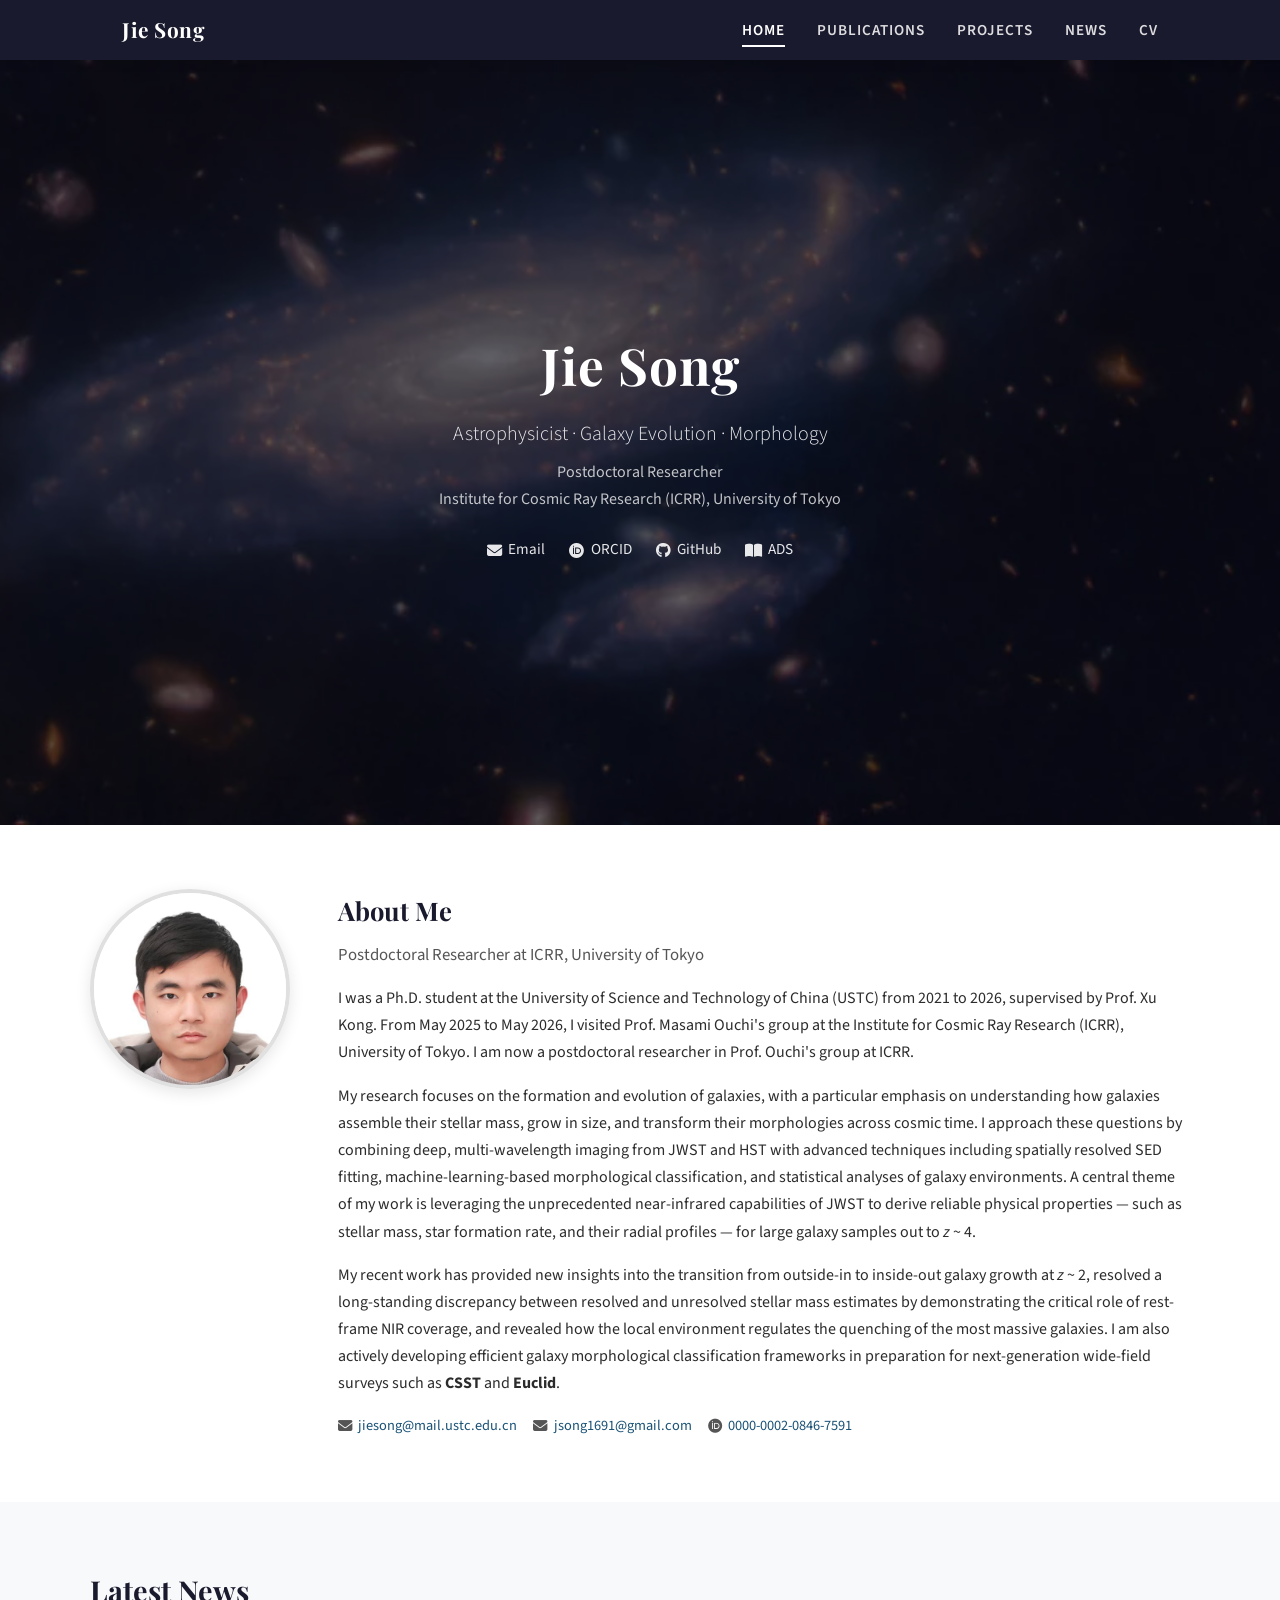
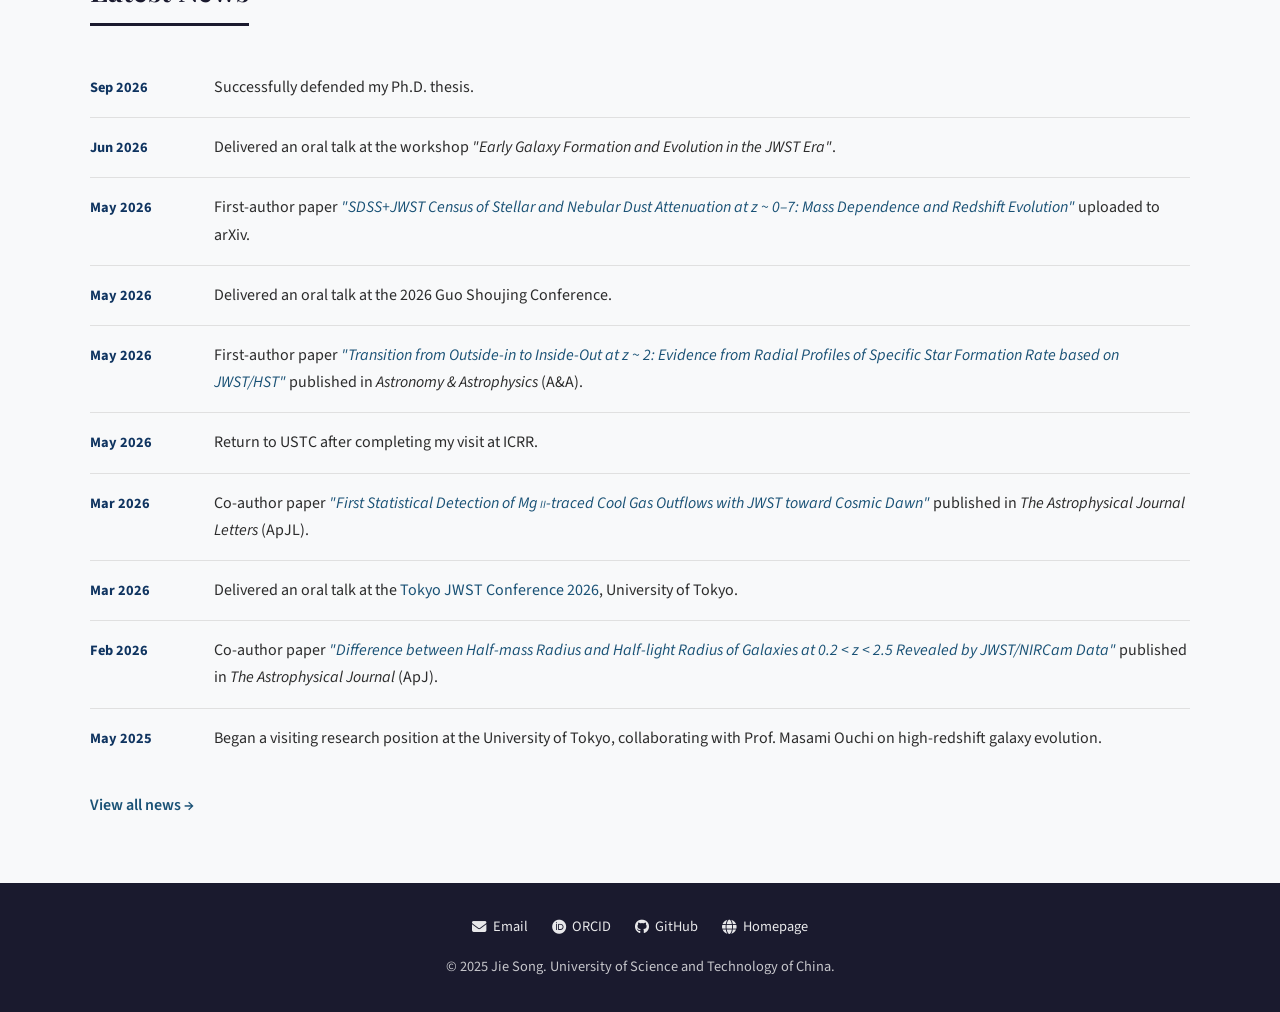
<file: index.html>
<!DOCTYPE html>
<html lang="en">
<head>
  <meta charset="UTF-8">
  <meta name="viewport" content="width=device-width, initial-scale=1.0">
  <title>Jie Song - Astrophysicist</title>
  <meta name="description" content="Jie Song - Postdoctoral Researcher at ICRR, University of Tokyo. Research in galaxy morphology, evolution, and CSST science.">
  <link rel="stylesheet" href="style.css">
  <link rel="stylesheet" href="https://cdnjs.cloudflare.com/ajax/libs/font-awesome/6.5.1/css/all.min.css">
</head>
<body>

  <!-- Navigation -->
  <nav class="navbar">
    <div class="navbar-inner">
      <a href="index.html" class="navbar-brand">Jie Song</a>
      <button class="menu-toggle" aria-label="Toggle menu">
        <i class="fas fa-bars"></i>
      </button>
      <ul class="navbar-links">
        <li><a href="index.html" class="active">Home</a></li>
        <li><a href="publications.html">Publications</a></li>
        <li><a href="projects.html">Projects</a></li>
        <li><a href="news.html">News</a></li>
        <li><a href="cv.html">CV</a></li>
      </ul>
    </div>
  </nav>

  <!-- Hero Section -->
  <section class="hero">
    <div class="hero-content">
      <h1>Jie Song</h1>
      <p class="subtitle">Astrophysicist &middot; Galaxy Evolution &middot; Morphology</p>
      <p class="affiliation">Postdoctoral Researcher<br>Institute for Cosmic Ray Research (ICRR), University of Tokyo</p>
      <div class="hero-links">
        <a href="mailto:jiesong@mail.ustc.edu.cn"><i class="fas fa-envelope"></i> Email</a>
        <a href="https://orcid.org/0000-0002-0846-7591" target="_blank"><i class="fab fa-orcid"></i> ORCID</a>
        <a href="https://github.com/jsong-astro" target="_blank"><i class="fab fa-github"></i> GitHub</a>
        <a href="https://ui.adsabs.harvard.edu/search/q=orcid%3A0000-0002-0846-7591" target="_blank"><i class="fas fa-book-open"></i> ADS</a>
      </div>
    </div>
  </section>

  <!-- About Section -->
  <section class="section" id="about">
    <div class="container">
      <div class="bio fade-in">
        <div class="bio-photo">
          <img src="songjie.jpg" alt="Photo of Jie Song">
        </div>
        <div class="bio-text">
          <h2>About Me</h2>
          <p class="bio-position">Postdoctoral Researcher at ICRR, University of Tokyo</p>
          <p>
            I was a Ph.D. student at the University of Science and Technology of China (USTC) from 2021 to 2026, supervised by Prof. Xu Kong. From May 2025 to May 2026, I visited Prof. Masami Ouchi&#39;s group at the Institute for Cosmic Ray Research (ICRR), University of Tokyo. I am now a postdoctoral researcher in Prof. Ouchi&#39;s group at ICRR.
          </p>
          <p>
            My research focuses on the formation and evolution of galaxies, with a particular emphasis on
            understanding how galaxies assemble their stellar mass, grow in size, and transform their
            morphologies across cosmic time. I approach these questions by combining deep, multi-wavelength
            imaging from JWST and HST with advanced techniques including spatially resolved SED fitting,
            machine-learning-based morphological classification, and statistical analyses of galaxy environments.
            A central theme of my work is leveraging the unprecedented near-infrared capabilities of JWST to
            derive reliable physical properties &mdash; such as stellar mass, star formation rate, and their
            radial profiles &mdash; for large galaxy samples out to <em>z</em>&nbsp;~&nbsp;4.
          </p>
          <p>
            My recent work has provided new insights into the transition from outside-in to inside-out galaxy
            growth at <em>z</em>&nbsp;~&nbsp;2, resolved a long-standing discrepancy between resolved and
            unresolved stellar mass estimates by demonstrating the critical role of rest-frame NIR coverage,
            and revealed how the local environment regulates the quenching of the most massive galaxies.
            I am also actively developing efficient galaxy morphological classification frameworks in
            preparation for next-generation wide-field surveys such as
            <strong>CSST</strong> and <strong>Euclid</strong>.
          </p>
          <ul class="bio-contact">
            <li><i class="fas fa-envelope"></i> <a href="mailto:jiesong@mail.ustc.edu.cn">jiesong@mail.ustc.edu.cn</a></li>
            <li><i class="fas fa-envelope"></i> <a href="mailto:jsong1691@gmail.com">jsong1691@gmail.com</a></li>
            <li><i class="fab fa-orcid"></i> <a href="https://orcid.org/0000-0002-0846-7591" target="_blank">0000-0002-0846-7591</a></li>

          </ul>
        </div>
      </div>
    </div>
  </section>

  <!-- Latest News Section -->
  <section class="section section-alt" id="news">
    <div class="container">
      <h2 class="section-title">Latest News</h2>
      <ul class="news-list" data-news-list data-news-limit="10"></ul>
      <p class="news-archive-link"><a href="news.html">View all news &rarr;</a></p>
    </div>
  </section>

  <!-- Footer -->
  <footer class="footer">
    <ul class="footer-links">
      <li><a href="mailto:jiesong@mail.ustc.edu.cn"><i class="fas fa-envelope"></i> Email</a></li>
      <li><a href="https://orcid.org/0000-0002-0846-7591" target="_blank"><i class="fab fa-orcid"></i> ORCID</a></li>
      <li><a href="https://github.com/jsong-astro" target="_blank"><i class="fab fa-github"></i> GitHub</a></li>
      <li><a href="https://jsong-astro.github.io" target="_blank"><i class="fas fa-globe"></i> Homepage</a></li>
    </ul>
    <p>&copy; 2025 Jie Song. University of Science and Technology of China.</p>
  </footer>

  <script src="news.js"></script>
  <script src="main.js"></script>
</body>
</html>
</file>
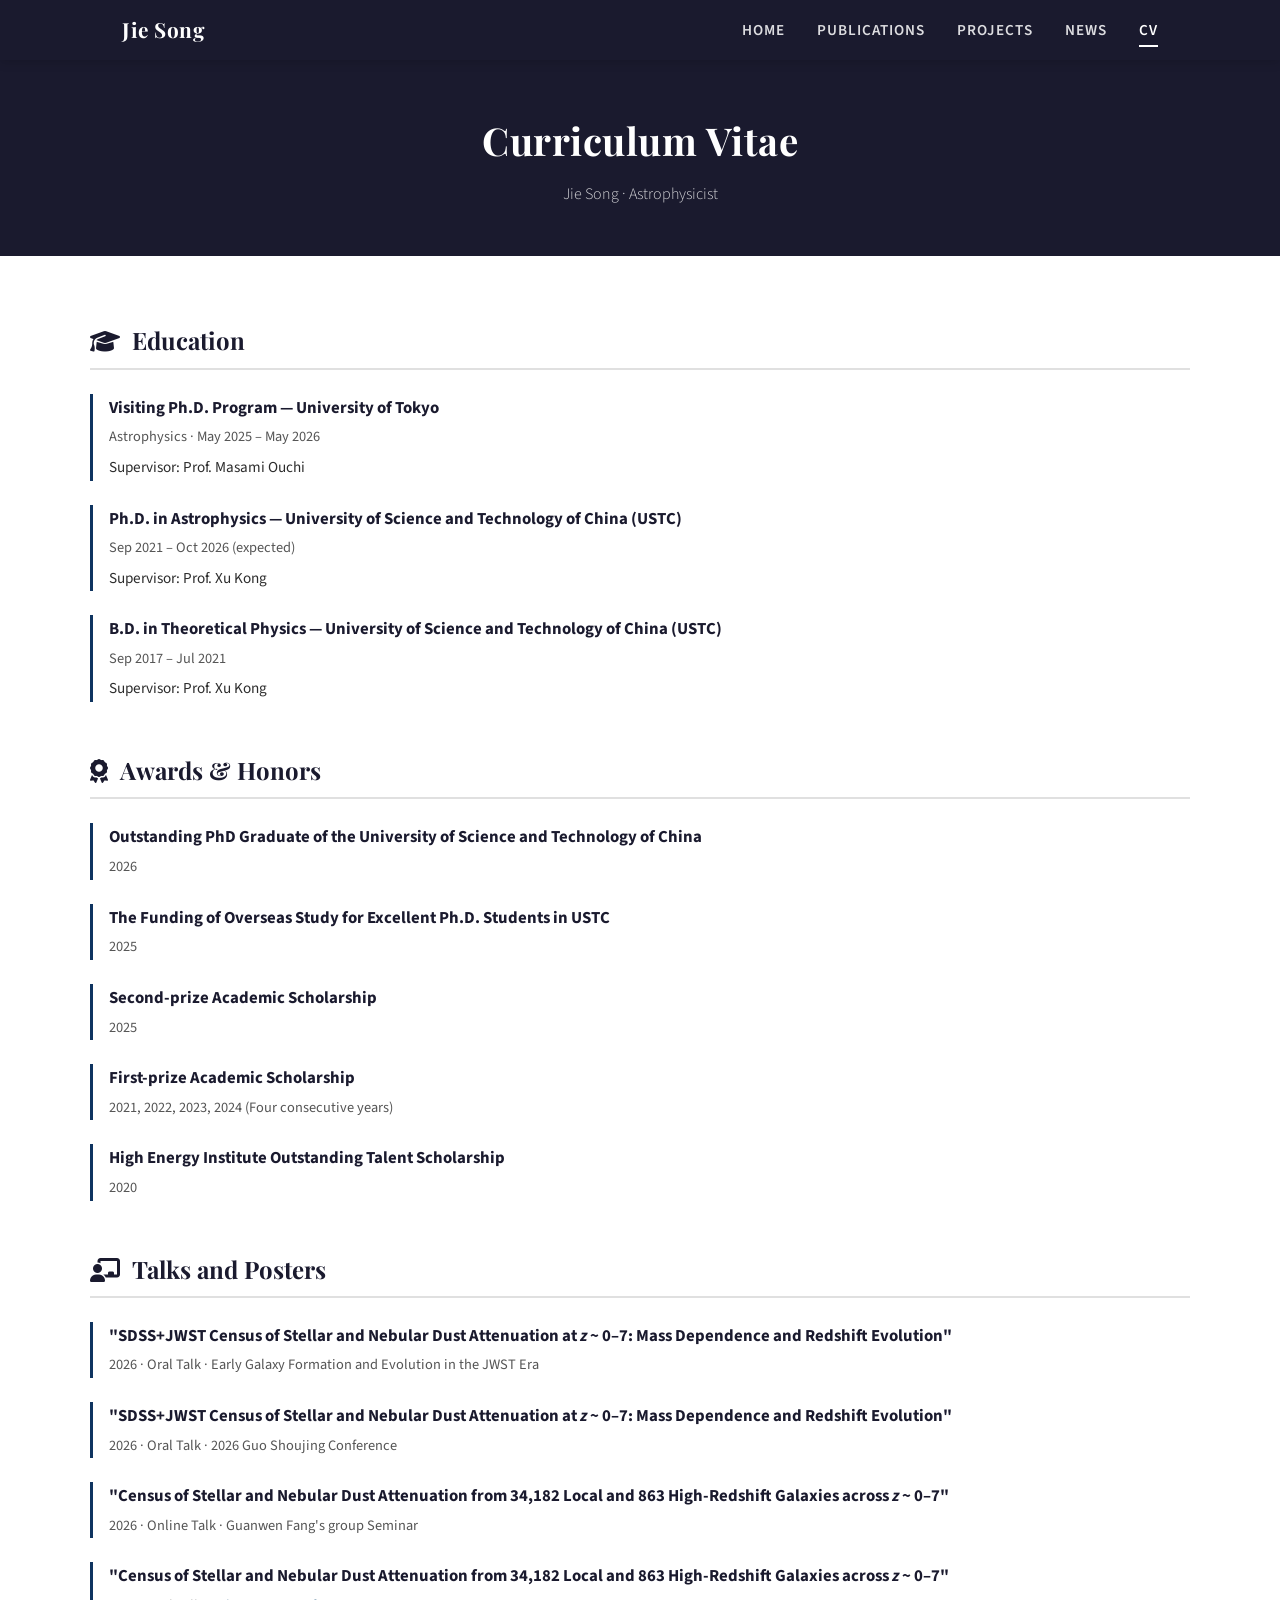
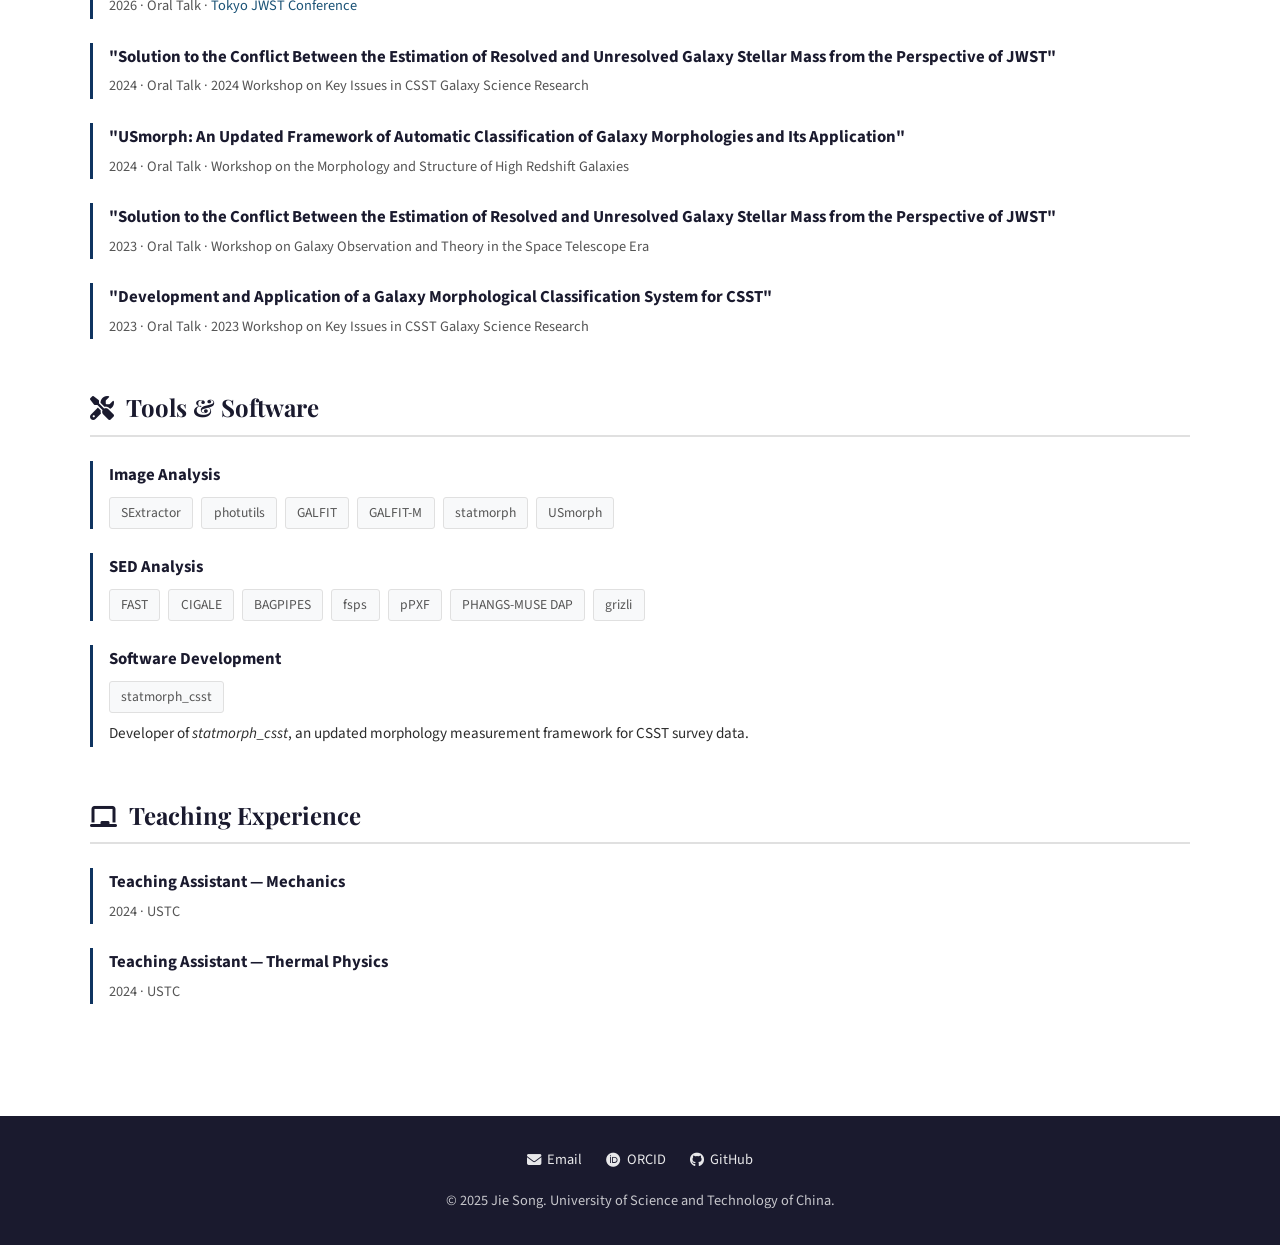
<file: cv.html>
<!DOCTYPE html>
<html lang="en">
<head>
  <meta charset="UTF-8">
  <meta name="viewport" content="width=device-width, initial-scale=1.0">
  <title>CV - Jie Song</title>
  <meta name="description" content="Curriculum Vitae of Jie Song - Education, Awards, Conference Attendance, and Skills.">
  <link rel="stylesheet" href="style.css">
  <link rel="stylesheet" href="https://cdnjs.cloudflare.com/ajax/libs/font-awesome/6.5.1/css/all.min.css">
</head>
<body>

  <!-- Navigation -->
  <nav class="navbar">
    <div class="navbar-inner">
      <a href="index.html" class="navbar-brand">Jie Song</a>
      <button class="menu-toggle" aria-label="Toggle menu">
        <i class="fas fa-bars"></i>
      </button>
      <ul class="navbar-links">
        <li><a href="index.html">Home</a></li>
        <li><a href="publications.html">Publications</a></li>
        <li><a href="projects.html">Projects</a></li>
        <li><a href="news.html">News</a></li>
        <li><a href="cv.html" class="active">CV</a></li>
      </ul>
    </div>
  </nav>

  <!-- Page Header -->
  <header class="page-header">
    <h1>Curriculum Vitae</h1>
    <p>Jie Song &middot; Astrophysicist</p>
  </header>

  <section class="section">
    <div class="container">

      <!-- Education -->
      <div class="cv-section fade-in">
        <h2><i class="fas fa-graduation-cap"></i> &nbsp;Education</h2>

        <div class="cv-entry">
          <h3>Visiting Ph.D. Program &mdash; University of Tokyo</h3>
          <div class="cv-meta">Astrophysics &middot; May 2025 &ndash; May 2026</div>
          <p>Supervisor: Prof. Masami Ouchi</p>
        </div>

        <div class="cv-entry">
          <h3>Ph.D. in Astrophysics &mdash; University of Science and Technology of China (USTC)</h3>
          <div class="cv-meta">Sep 2021 &ndash; Oct 2026 (expected)</div>
          <p>Supervisor: Prof. Xu Kong</p>
        </div>

        <div class="cv-entry">
          <h3>B.D. in Theoretical Physics &mdash; University of Science and Technology of China (USTC)</h3>
          <div class="cv-meta">Sep 2017 &ndash; Jul 2021</div>
          <p>Supervisor: Prof. Xu Kong</p>
        </div>
      </div>

      <!-- Awards -->
      <div class="cv-section fade-in">
        <h2><i class="fas fa-award"></i> &nbsp;Awards &amp; Honors</h2>

        <div class="cv-entry">
          <h3>Outstanding PhD Graduate of the University of Science and Technology of China</h3>
          <div class="cv-meta">2026</div>
        </div>

        <div class="cv-entry">
          <h3>The Funding of Overseas Study for Excellent Ph.D. Students in USTC</h3>
          <div class="cv-meta">2025</div>
        </div>

        <div class="cv-entry">
          <h3>Second-prize Academic Scholarship</h3>
          <div class="cv-meta">2025</div>
        </div>

        <div class="cv-entry">
          <h3>First-prize Academic Scholarship</h3>
          <div class="cv-meta">2021, 2022, 2023, 2024 (Four consecutive years)</div>
        </div>

        <div class="cv-entry">
          <h3>High Energy Institute Outstanding Talent Scholarship</h3>
          <div class="cv-meta">2020</div>
        </div>
      </div>

      <!-- Talks and Posters -->
      <div class="cv-section fade-in">
        <h2><i class="fas fa-chalkboard-teacher"></i> &nbsp;Talks and Posters</h2>

        <div class="cv-entry">
          <h3>"SDSS+JWST Census of Stellar and Nebular Dust Attenuation at <em>z</em>&nbsp;~&nbsp;0&ndash;7: Mass Dependence and Redshift Evolution"</h3>
          <div class="cv-meta">2026 &middot; Oral Talk &middot; Early Galaxy Formation and Evolution in the JWST Era</div>
        </div>

        <div class="cv-entry">
          <h3>"SDSS+JWST Census of Stellar and Nebular Dust Attenuation at <em>z</em>&nbsp;~&nbsp;0&ndash;7: Mass Dependence and Redshift Evolution"</h3>
          <div class="cv-meta">2026 &middot; Oral Talk &middot; 2026 Guo Shoujing Conference</div>
        </div>

        <div class="cv-entry">
          <h3>"Census of Stellar and Nebular Dust Attenuation from 34,182 Local and 863 High-Redshift Galaxies across <em>z</em>&nbsp;~&nbsp;0&ndash;7"</h3>
          <div class="cv-meta">2026 &middot; Online Talk &middot; Guanwen Fang's group Seminar</div>
        </div>

        <div class="cv-entry">
          <h3>"Census of Stellar and Nebular Dust Attenuation from 34,182 Local and 863 High-Redshift Galaxies across <em>z</em>&nbsp;~&nbsp;0&ndash;7"</h3>
          <div class="cv-meta">2026 &middot; Oral Talk &middot; <a href="http://cos.icrr.u-tokyo.ac.jp/conference/tokyojwst2026/index.html" target="_blank">Tokyo JWST Conference</a></div>
        </div>

        <div class="cv-entry">
          <h3>"Solution to the Conflict Between the Estimation of Resolved and Unresolved Galaxy Stellar Mass from the Perspective of JWST"</h3>
          <div class="cv-meta">2024 &middot; Oral Talk &middot; 2024 Workshop on Key Issues in CSST Galaxy Science Research</div>
        </div>

        <div class="cv-entry">
          <h3>"USmorph: An Updated Framework of Automatic Classification of Galaxy Morphologies and Its Application"</h3>
          <div class="cv-meta">2024 &middot; Oral Talk &middot; Workshop on the Morphology and Structure of High Redshift Galaxies</div>
        </div>

        <div class="cv-entry">
          <h3>"Solution to the Conflict Between the Estimation of Resolved and Unresolved Galaxy Stellar Mass from the Perspective of JWST"</h3>
          <div class="cv-meta">2023 &middot; Oral Talk &middot; Workshop on Galaxy Observation and Theory in the Space Telescope Era</div>
        </div>

        <div class="cv-entry">
          <h3>"Development and Application of a Galaxy Morphological Classification System for CSST"</h3>
          <div class="cv-meta">2023 &middot; Oral Talk &middot; 2023 Workshop on Key Issues in CSST Galaxy Science Research</div>
        </div>
      </div>

      <!-- Tools & Software -->
      <div class="cv-section fade-in">
        <h2><i class="fas fa-tools"></i> &nbsp;Tools &amp; Software</h2>

        <div class="cv-entry">
          <h3>Image Analysis</h3>
          <div class="cv-tags">
            <span class="cv-tag">SExtractor</span>
            <span class="cv-tag">photutils</span>
            <span class="cv-tag">GALFIT</span>
            <span class="cv-tag">GALFIT-M</span>
            <span class="cv-tag">statmorph</span>
            <span class="cv-tag">USmorph</span>
          </div>
        </div>

        <div class="cv-entry">
          <h3>SED Analysis</h3>
          <div class="cv-tags">
            <span class="cv-tag">FAST</span>
            <span class="cv-tag">CIGALE</span>
            <span class="cv-tag">BAGPIPES</span>
            <span class="cv-tag">fsps</span>
            <span class="cv-tag">pPXF</span>
            <span class="cv-tag">PHANGS-MUSE DAP</span>
            <span class="cv-tag">grizli</span>
          </div>
        </div>

        <div class="cv-entry">
          <h3>Software Development</h3>
          <div class="cv-tags">
            <span class="cv-tag">statmorph_csst</span>
          </div>
          <p style="margin-top: 0.5rem; font-size: 0.95rem;">
            Developer of <em>statmorph_csst</em>, an updated morphology measurement framework for CSST survey data.
          </p>
        </div>
      </div>

      <!-- Teaching -->
      <div class="cv-section fade-in">
        <h2><i class="fas fa-chalkboard"></i> &nbsp;Teaching Experience</h2>

        <div class="cv-entry">
          <h3>Teaching Assistant &mdash; Mechanics</h3>
          <div class="cv-meta">2024 &middot; USTC</div>
        </div>

        <div class="cv-entry">
          <h3>Teaching Assistant &mdash; Thermal Physics</h3>
          <div class="cv-meta">2024 &middot; USTC</div>
        </div>
      </div>

    </div>
  </section>

  <!-- Footer -->
  <footer class="footer">
    <ul class="footer-links">
      <li><a href="mailto:jiesong@mail.ustc.edu.cn"><i class="fas fa-envelope"></i> Email</a></li>
      <li><a href="https://orcid.org/0000-0002-0846-7591" target="_blank"><i class="fab fa-orcid"></i> ORCID</a></li>
      <li><a href="https://github.com/jsong-astro" target="_blank"><i class="fab fa-github"></i> GitHub</a></li>
    </ul>
    <p>&copy; 2025 Jie Song. University of Science and Technology of China.</p>
  </footer>

  <script src="main.js"></script>
</body>
</html>
</file>
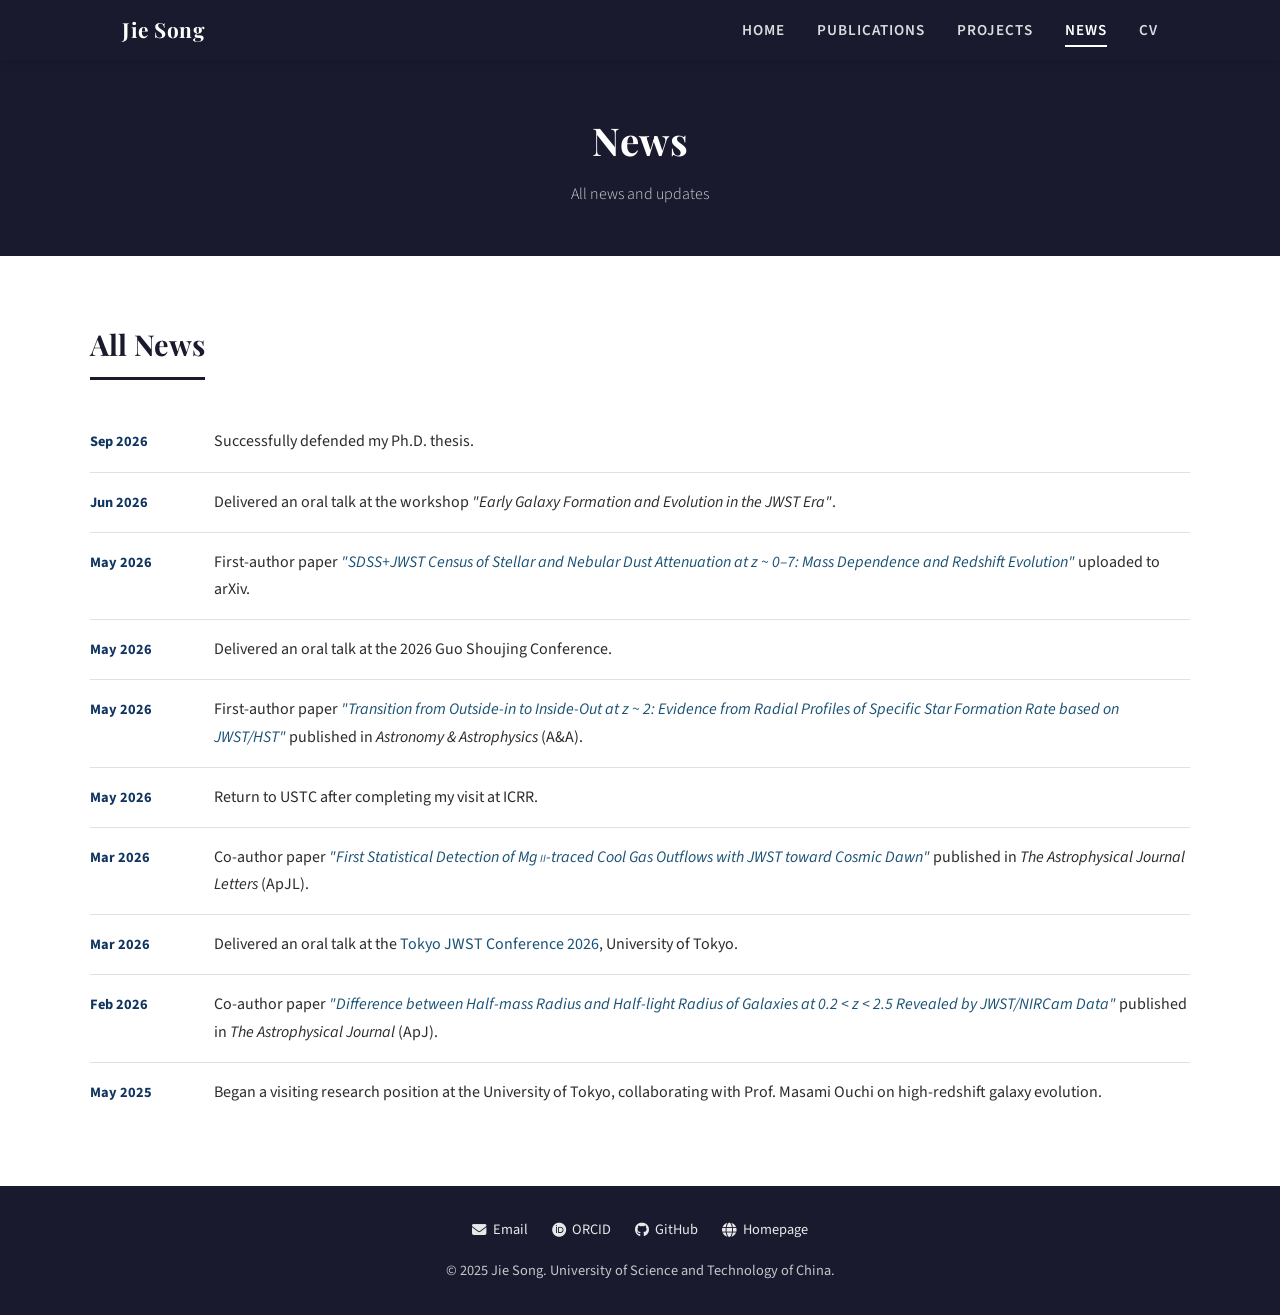
<file: news.html>
<!DOCTYPE html>
<html lang="en">
<head>
  <meta charset="UTF-8">
  <meta name="viewport" content="width=device-width, initial-scale=1.0">
  <title>News - Jie Song</title>
  <meta name="description" content="News and updates from Jie Song, astrophysicist at ICRR, University of Tokyo.">
  <link rel="stylesheet" href="style.css">
  <link rel="stylesheet" href="https://cdnjs.cloudflare.com/ajax/libs/font-awesome/6.5.1/css/all.min.css">
</head>
<body>

  <!-- Navigation -->
  <nav class="navbar">
    <div class="navbar-inner">
      <a href="index.html" class="navbar-brand">Jie Song</a>
      <button class="menu-toggle" aria-label="Toggle menu">
        <i class="fas fa-bars"></i>
      </button>
      <ul class="navbar-links">
        <li><a href="index.html">Home</a></li>
        <li><a href="publications.html">Publications</a></li>
        <li><a href="projects.html">Projects</a></li>
        <li><a href="news.html" class="active">News</a></li>
        <li><a href="cv.html">CV</a></li>
      </ul>
    </div>
  </nav>

  <header class="page-header">
    <h1>News</h1>
    <p>All news and updates</p>
  </header>
  <section class="section">
    <div class="container">
      <h2 class="section-title">All News</h2>
      <ul class="news-list" data-news-list></ul>
    </div>
  </section>

  <!-- Footer -->
  <footer class="footer">
    <ul class="footer-links">
      <li><a href="mailto:jiesong@mail.ustc.edu.cn"><i class="fas fa-envelope"></i> Email</a></li>
      <li><a href="https://orcid.org/0000-0002-0846-7591" target="_blank"><i class="fab fa-orcid"></i> ORCID</a></li>
      <li><a href="https://github.com/jsong-astro" target="_blank"><i class="fab fa-github"></i> GitHub</a></li>
      <li><a href="https://jsong-astro.github.io" target="_blank"><i class="fas fa-globe"></i> Homepage</a></li>
    </ul>
    <p>&copy; 2025 Jie Song. University of Science and Technology of China.</p>
  </footer>

  <script src="news.js"></script>
  <script src="main.js"></script>
</body>
</html>
</file>
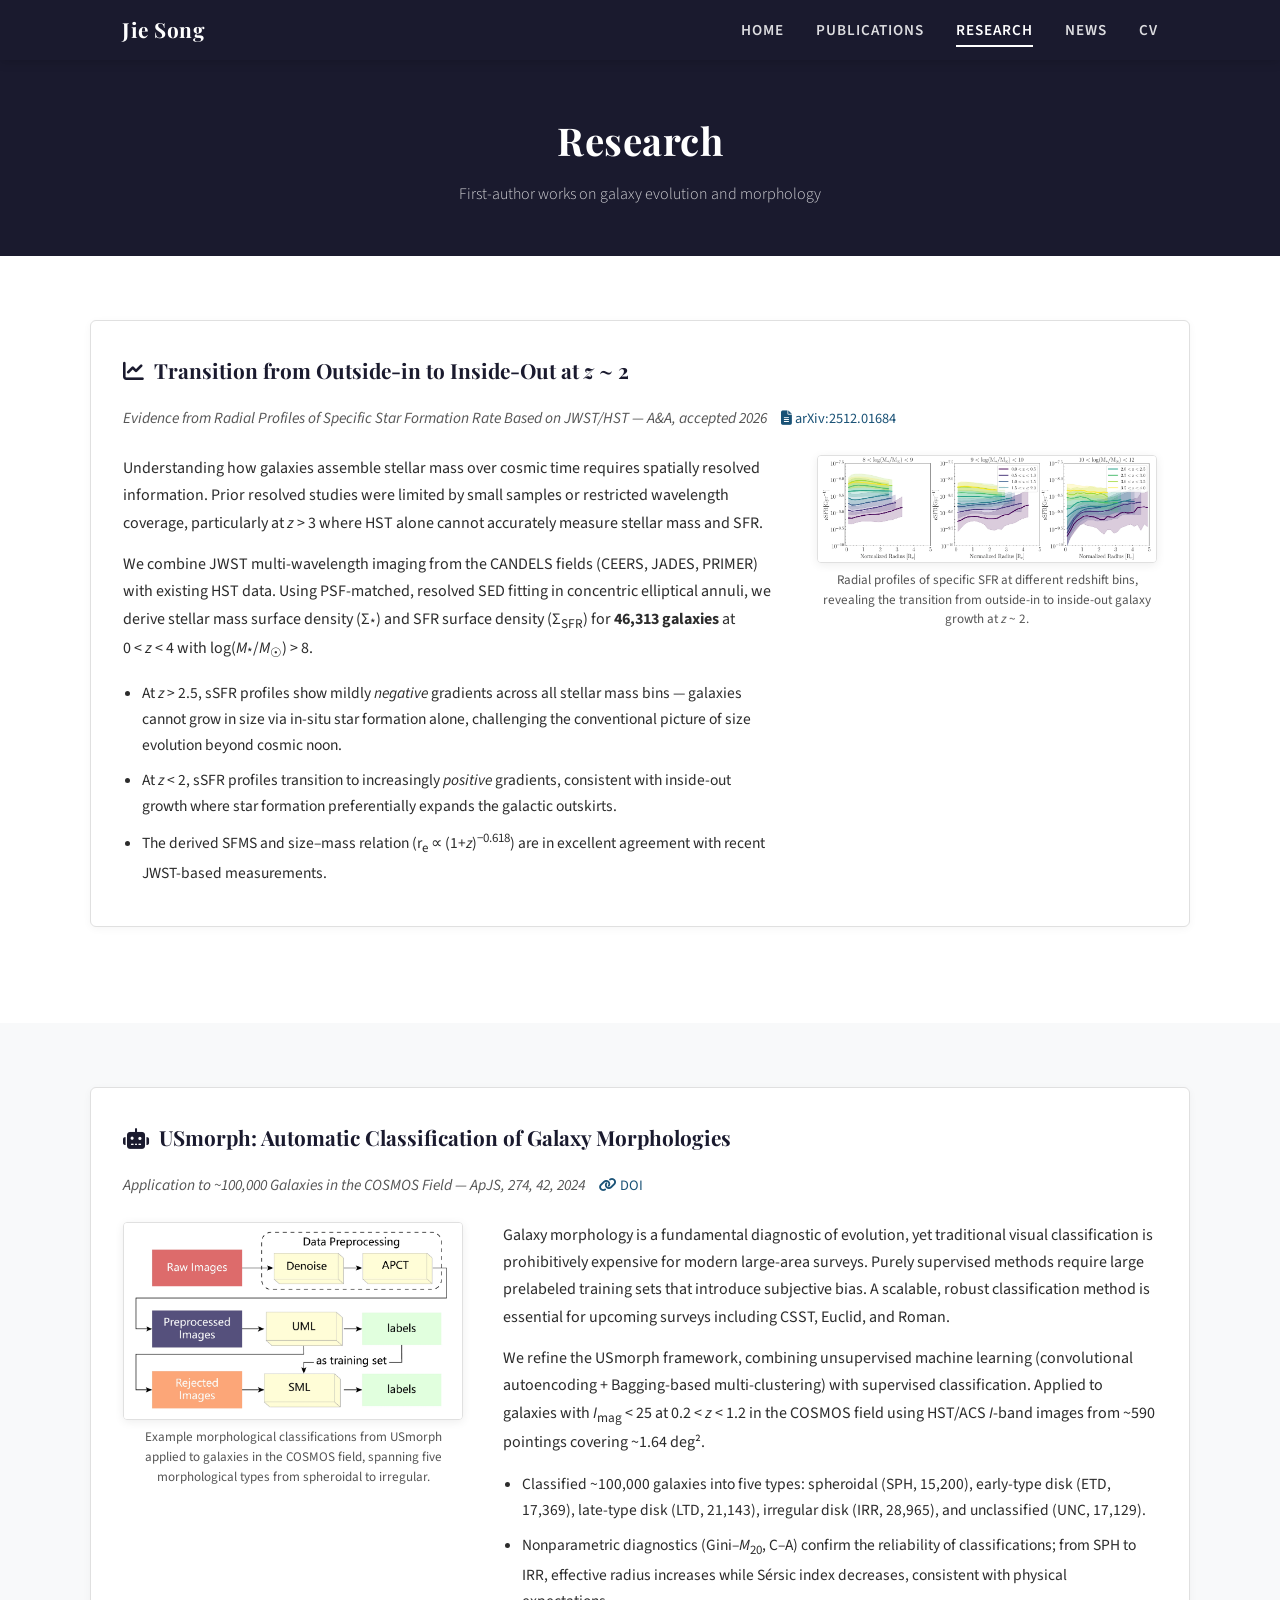
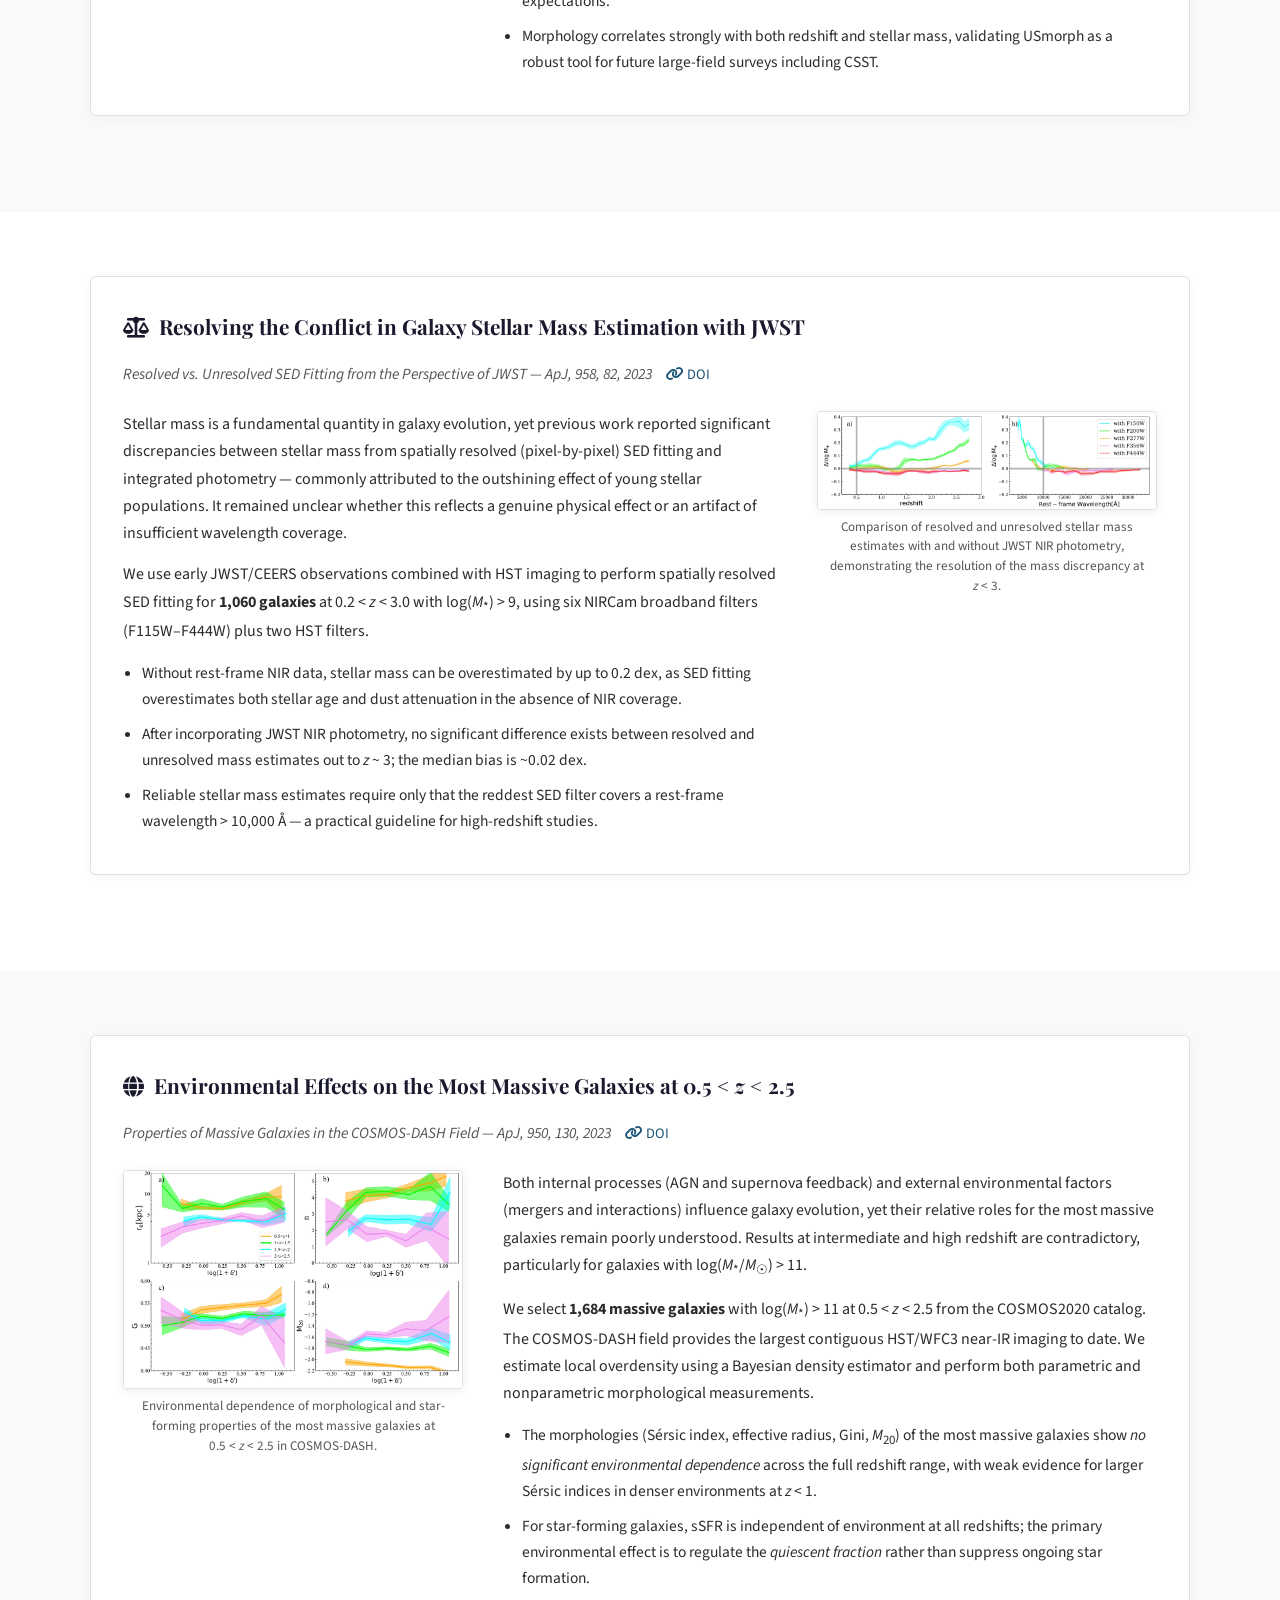
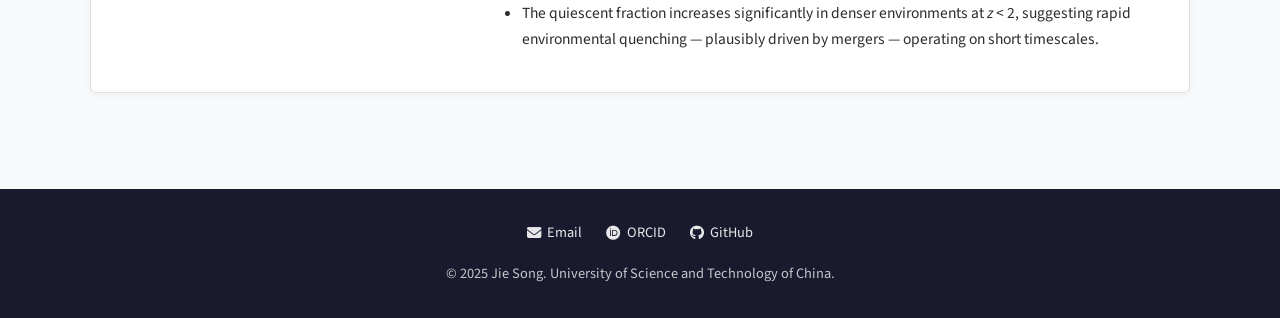
<file: projects.html>
<!DOCTYPE html>
<html lang="en">
<head>
  <meta charset="UTF-8">
  <meta name="viewport" content="width=device-width, initial-scale=1.0">
  <title>Research - Jie Song</title>
  <meta name="description" content="Research projects by Jie Song in galaxy evolution, morphology, and JWST science.">
  <link rel="stylesheet" href="style.css">
  <link rel="stylesheet" href="https://cdnjs.cloudflare.com/ajax/libs/font-awesome/6.5.1/css/all.min.css">
</head>
<body>

  <!-- Navigation -->
  <nav class="navbar">
    <div class="navbar-inner">
      <a href="index.html" class="navbar-brand">Jie Song</a>
      <button class="menu-toggle" aria-label="Toggle menu">
        <i class="fas fa-bars"></i>
      </button>
      <ul class="navbar-links">
        <li><a href="index.html">Home</a></li>
        <li><a href="publications.html">Publications</a></li>
        <li><a href="projects.html" class="active">Research</a></li>
        <li><a href="news.html">News</a></li>
        <li><a href="cv.html">CV</a></li>
      </ul>
    </div>
  </nav>

  <!-- Page Header -->
  <header class="page-header">
    <h1>Research</h1>
    <p>First-author works on galaxy evolution and morphology</p>
  </header>

  <!-- Project 1 -->
  <section class="section">
    <div class="container">
      <div class="project-card fade-in">
        <h3>
          <i class="fas fa-chart-line"></i>&nbsp;
          Transition from Outside-in to Inside-Out at <em>z</em>&nbsp;~&nbsp;2
        </h3>
        <p class="project-summary">Evidence from Radial Profiles of Specific Star Formation Rate Based on JWST/HST &mdash; <em>A&amp;A</em>, accepted 2026 &nbsp;<a href="https://arxiv.org/abs/2512.01684" target="_blank"><i class="fas fa-file-alt"></i> arXiv:2512.01684</a></p>

        <div class="project-body">
          <div class="project-text">
            <p>
              Understanding how galaxies assemble stellar mass over cosmic time requires spatially resolved information.
              Prior resolved studies were limited by small samples or restricted wavelength coverage, particularly
              at <em>z</em>&nbsp;&gt;&nbsp;3 where HST alone cannot accurately measure stellar mass and SFR.
            </p>
            <p>
              We combine JWST multi-wavelength imaging from the CANDELS fields (CEERS, JADES, PRIMER) with existing
              HST data. Using PSF-matched, resolved SED fitting in concentric elliptical annuli, we derive stellar
              mass surface density (&Sigma;<sub>*</sub>) and SFR surface density (&Sigma;<sub>SFR</sub>) for
              <strong>46,313 galaxies</strong> at 0&nbsp;&lt;&nbsp;<em>z</em>&nbsp;&lt;&nbsp;4 with
              log(<em>M</em><sub>*</sub>/<em>M</em><sub>&#9737;</sub>)&nbsp;&gt;&nbsp;8.
            </p>
            <ul class="project-results">
              <li>At <em>z</em>&nbsp;&gt;&nbsp;2.5, sSFR profiles show mildly <em>negative</em> gradients across all
              stellar mass bins &mdash; galaxies cannot grow in size via in-situ star formation alone, challenging
              the conventional picture of size evolution beyond cosmic noon.</li>
              <li>At <em>z</em>&nbsp;&lt;&nbsp;2, sSFR profiles transition to increasingly <em>positive</em>
              gradients, consistent with inside-out growth where star formation preferentially expands the
              galactic outskirts.</li>
              <li>The derived SFMS and size&ndash;mass relation (r<sub>e</sub>&nbsp;&prop;&nbsp;(1+<em>z</em>)<sup>&minus;0.618</sup>) are in excellent agreement with recent JWST-based measurements.</li>
            </ul>
          </div>
          <figure class="project-figure">
            <img src="figure-1.webp" alt="Radial profiles of sSFR across redshift bins from JWST/HST data">
            <figcaption>Radial profiles of specific SFR at different redshift bins, revealing the transition
            from outside-in to inside-out galaxy growth at <em>z</em>&nbsp;~&nbsp;2.</figcaption>
          </figure>
        </div>
      </div>
    </div>
  </section>

  <!-- Project 2 -->
  <section class="section section-alt">
    <div class="container">
      <div class="project-card fade-in">
        <h3>
          <i class="fas fa-robot"></i>&nbsp;
          USmorph: Automatic Classification of Galaxy Morphologies
        </h3>
        <p class="project-summary">Application to ~100,000 Galaxies in the COSMOS Field &mdash; <em>ApJS</em>, 274, 42, 2024 &nbsp;<a href="https://doi.org/10.3847/1538-4365/ad434f" target="_blank"><i class="fas fa-link"></i> DOI</a></p>

        <div class="project-body project-body-reversed">
          <div class="project-text">
            <p>
              Galaxy morphology is a fundamental diagnostic of evolution, yet traditional visual classification
              is prohibitively expensive for modern large-area surveys. Purely supervised methods require
              large prelabeled training sets that introduce subjective bias. A scalable, robust classification
              method is essential for upcoming surveys including CSST, Euclid, and Roman.
            </p>
            <p>
              We refine the USmorph framework, combining unsupervised machine learning (convolutional
              autoencoding + Bagging-based multi-clustering) with supervised classification. Applied to
              galaxies with <em>I</em><sub>mag</sub>&nbsp;&lt;&nbsp;25 at 0.2&nbsp;&lt;&nbsp;<em>z</em>&nbsp;&lt;&nbsp;1.2
              in the COSMOS field using HST/ACS <em>I</em>-band images from ~590 pointings covering
              ~1.64&nbsp;deg&sup2;.
            </p>
            <ul class="project-results">
              <li>Classified ~100,000 galaxies into five types: spheroidal (SPH, 15,200), early-type disk
              (ETD, 17,369), late-type disk (LTD, 21,143), irregular disk (IRR, 28,965), and unclassified
              (UNC, 17,129).</li>
              <li>Nonparametric diagnostics (Gini&ndash;<em>M</em><sub>20</sub>, C&ndash;A) confirm
              the reliability of classifications; from SPH to IRR, effective radius increases while
              S&eacute;rsic index decreases, consistent with physical expectations.</li>
              <li>Morphology correlates strongly with both redshift and stellar mass, validating USmorph
              as a robust tool for future large-field surveys including CSST.</li>
            </ul>
          </div>
          <figure class="project-figure">
            <img src="figure-2.webp" alt="USmorph classification results for COSMOS galaxies">
            <figcaption>Example morphological classifications from USmorph applied to galaxies in the
            COSMOS field, spanning five morphological types from spheroidal to irregular.</figcaption>
          </figure>
        </div>
      </div>
    </div>
  </section>

  <!-- Project 3 -->
  <section class="section">
    <div class="container">
      <div class="project-card fade-in">
        <h3>
          <i class="fas fa-balance-scale"></i>&nbsp;
          Resolving the Conflict in Galaxy Stellar Mass Estimation with JWST
        </h3>
        <p class="project-summary">Resolved vs. Unresolved SED Fitting from the Perspective of JWST &mdash; <em>ApJ</em>, 958, 82, 2023 &nbsp;<a href="https://doi.org/10.3847/1538-4357/ad0365" target="_blank"><i class="fas fa-link"></i> DOI</a></p>

        <div class="project-body">
          <div class="project-text">
            <p>
              Stellar mass is a fundamental quantity in galaxy evolution, yet previous work reported
              significant discrepancies between stellar mass from spatially resolved (pixel-by-pixel)
              SED fitting and integrated photometry &mdash; commonly attributed to the outshining effect
              of young stellar populations. It remained unclear whether this reflects a genuine physical
              effect or an artifact of insufficient wavelength coverage.
            </p>
            <p>
              We use early JWST/CEERS observations combined with HST imaging to perform spatially resolved
              SED fitting for <strong>1,060 galaxies</strong> at 0.2&nbsp;&lt;&nbsp;<em>z</em>&nbsp;&lt;&nbsp;3.0
              with log(<em>M</em><sub>*</sub>)&nbsp;&gt;&nbsp;9, using six NIRCam broadband filters
              (F115W&ndash;F444W) plus two HST filters.
            </p>
            <ul class="project-results">
              <li>Without rest-frame NIR data, stellar mass can be overestimated by up to 0.2&nbsp;dex, as
              SED fitting overestimates both stellar age and dust attenuation in the absence of NIR
              coverage.</li>
              <li>After incorporating JWST NIR photometry, no significant difference exists between
              resolved and unresolved mass estimates out to <em>z</em>&nbsp;~&nbsp;3; the median bias
              is ~0.02&nbsp;dex.</li>
              <li>Reliable stellar mass estimates require only that the reddest SED filter covers a
              rest-frame wavelength &gt;&nbsp;10,000&nbsp;&Aring; &mdash; a practical guideline for
              high-redshift studies.</li>
            </ul>
          </div>
          <figure class="project-figure">
            <img src="figure-3.webp" alt="Comparison of resolved and unresolved stellar mass estimates with and without JWST NIR data">
            <figcaption>Comparison of resolved and unresolved stellar mass estimates with and without
            JWST NIR photometry, demonstrating the resolution of the mass discrepancy at
            <em>z</em>&nbsp;&lt;&nbsp;3.</figcaption>
          </figure>
        </div>
      </div>
    </div>
  </section>

  <!-- Project 4 -->
  <section class="section section-alt">
    <div class="container">
      <div class="project-card fade-in">
        <h3>
          <i class="fas fa-globe"></i>&nbsp;
          Environmental Effects on the Most Massive Galaxies at 0.5 &lt; <em>z</em> &lt; 2.5
        </h3>
        <p class="project-summary">Properties of Massive Galaxies in the COSMOS-DASH Field &mdash; <em>ApJ</em>, 950, 130, 2023 &nbsp;<a href="https://doi.org/10.3847/1538-4357/acd174" target="_blank"><i class="fas fa-link"></i> DOI</a></p>

        <div class="project-body project-body-reversed">
          <div class="project-text">
            <p>
              Both internal processes (AGN and supernova feedback) and external environmental factors
              (mergers and interactions) influence galaxy evolution, yet their relative roles for the most
              massive galaxies remain poorly understood. Results at intermediate and high redshift are
              contradictory, particularly for galaxies with
              log(<em>M</em><sub>*</sub>/<em>M</em><sub>&#9737;</sub>)&nbsp;&gt;&nbsp;11.
            </p>
            <p>
              We select <strong>1,684 massive galaxies</strong> with
              log(<em>M</em><sub>*</sub>)&nbsp;&gt;&nbsp;11 at 0.5&nbsp;&lt;&nbsp;<em>z</em>&nbsp;&lt;&nbsp;2.5
              from the COSMOS2020 catalog. The COSMOS-DASH field provides the largest contiguous
              HST/WFC3 near-IR imaging to date. We estimate local overdensity using a Bayesian density
              estimator and perform both parametric and nonparametric morphological measurements.
            </p>
            <ul class="project-results">
              <li>The morphologies (S&eacute;rsic index, effective radius, Gini, <em>M</em><sub>20</sub>)
              of the most massive galaxies show <em>no significant environmental dependence</em> across
              the full redshift range, with weak evidence for larger S&eacute;rsic indices in denser
              environments at <em>z</em>&nbsp;&lt;&nbsp;1.</li>
              <li>For star-forming galaxies, sSFR is independent of environment at all redshifts;
              the primary environmental effect is to regulate the <em>quiescent fraction</em>
              rather than suppress ongoing star formation.</li>
              <li>The quiescent fraction increases significantly in denser environments at
              <em>z</em>&nbsp;&lt;&nbsp;2, suggesting rapid environmental quenching &mdash; plausibly
              driven by mergers &mdash; operating on short timescales.</li>
            </ul>
          </div>
          <figure class="project-figure">
            <img src="figure-4.webp" alt="Environmental dependence of galaxy properties in the COSMOS-DASH field">
            <figcaption>Environmental dependence of morphological and star-forming properties of the
            most massive galaxies at 0.5&nbsp;&lt;&nbsp;<em>z</em>&nbsp;&lt;&nbsp;2.5 in
            COSMOS-DASH.</figcaption>
          </figure>
        </div>
      </div>
    </div>
  </section>

  <!-- Footer -->
  <footer class="footer">
    <ul class="footer-links">
      <li><a href="mailto:jiesong@mail.ustc.edu.cn"><i class="fas fa-envelope"></i> Email</a></li>
      <li><a href="https://orcid.org/0000-0002-0846-7591" target="_blank"><i class="fab fa-orcid"></i> ORCID</a></li>
      <li><a href="https://github.com/jsong-astro" target="_blank"><i class="fab fa-github"></i> GitHub</a></li>
    </ul>
    <p>&copy; 2025 Jie Song. University of Science and Technology of China.</p>
  </footer>

  <script src="main.js"></script>
</body>
</html>
</file>
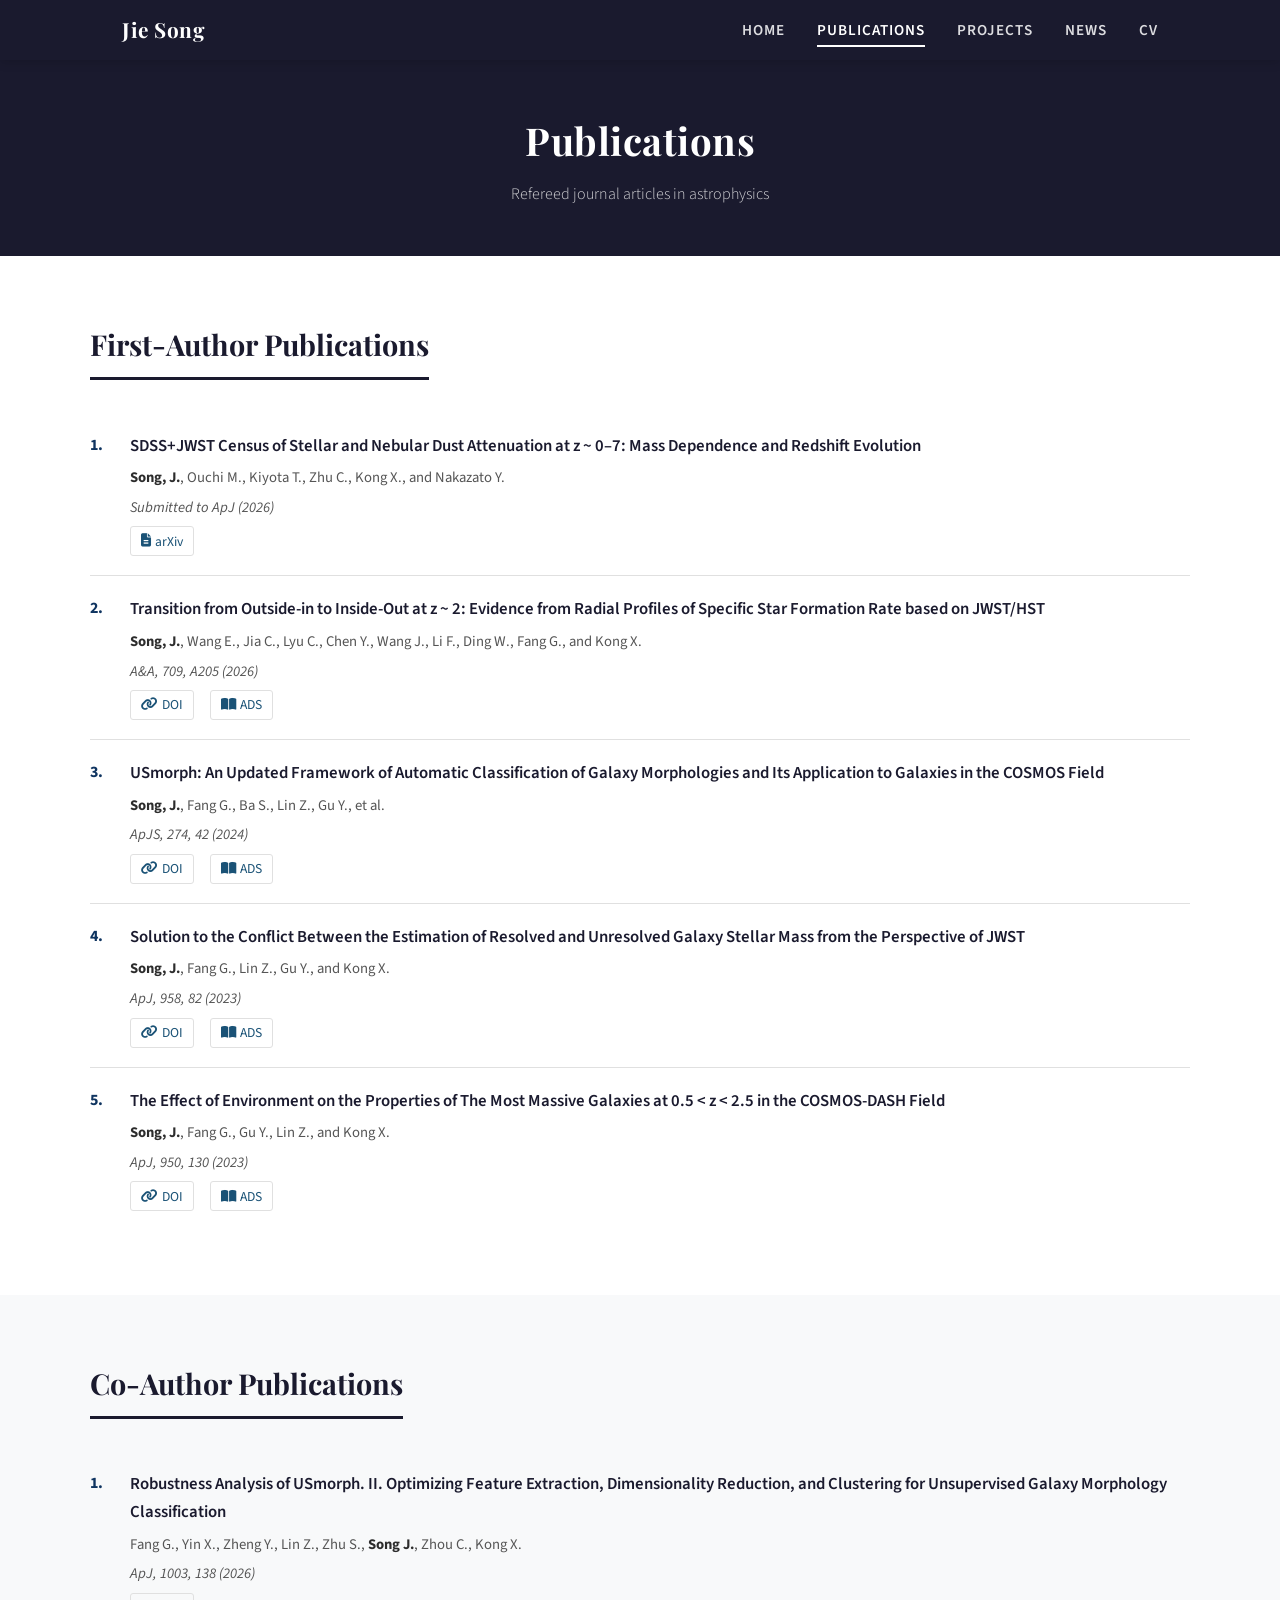
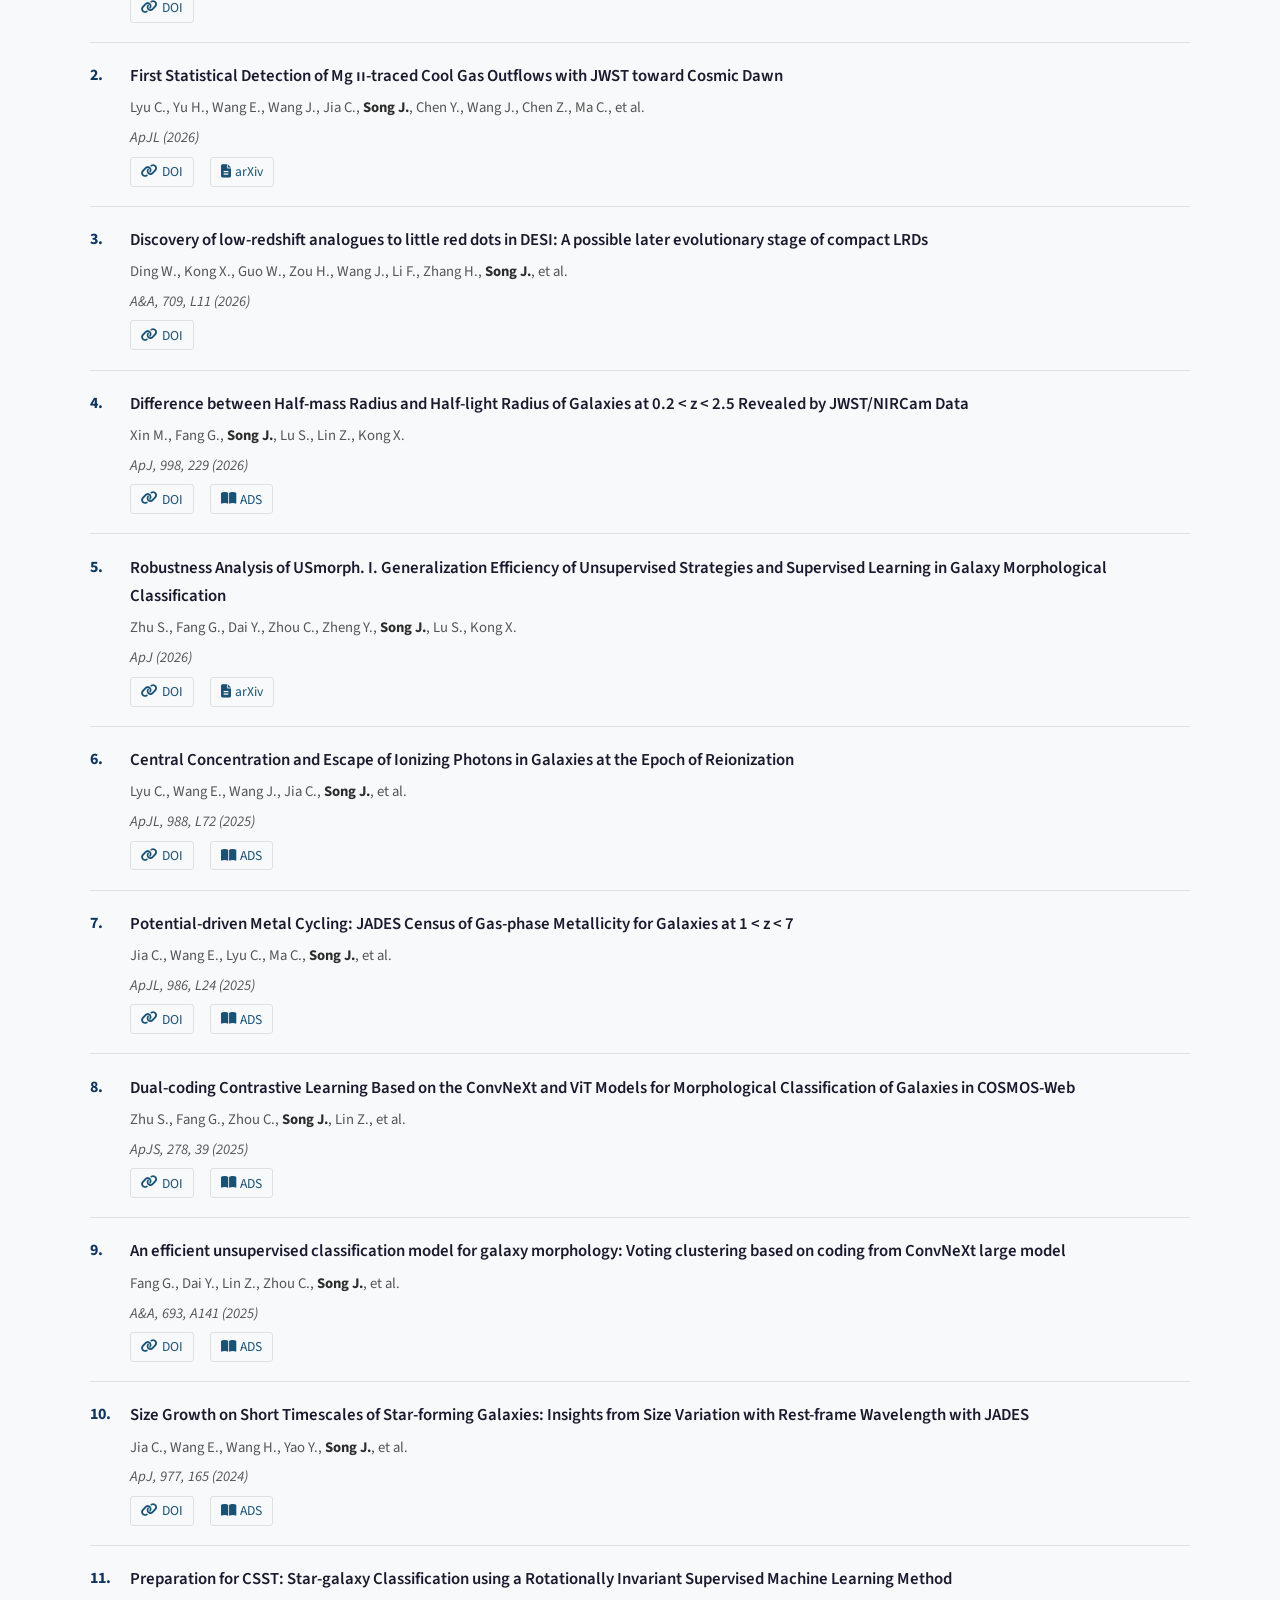
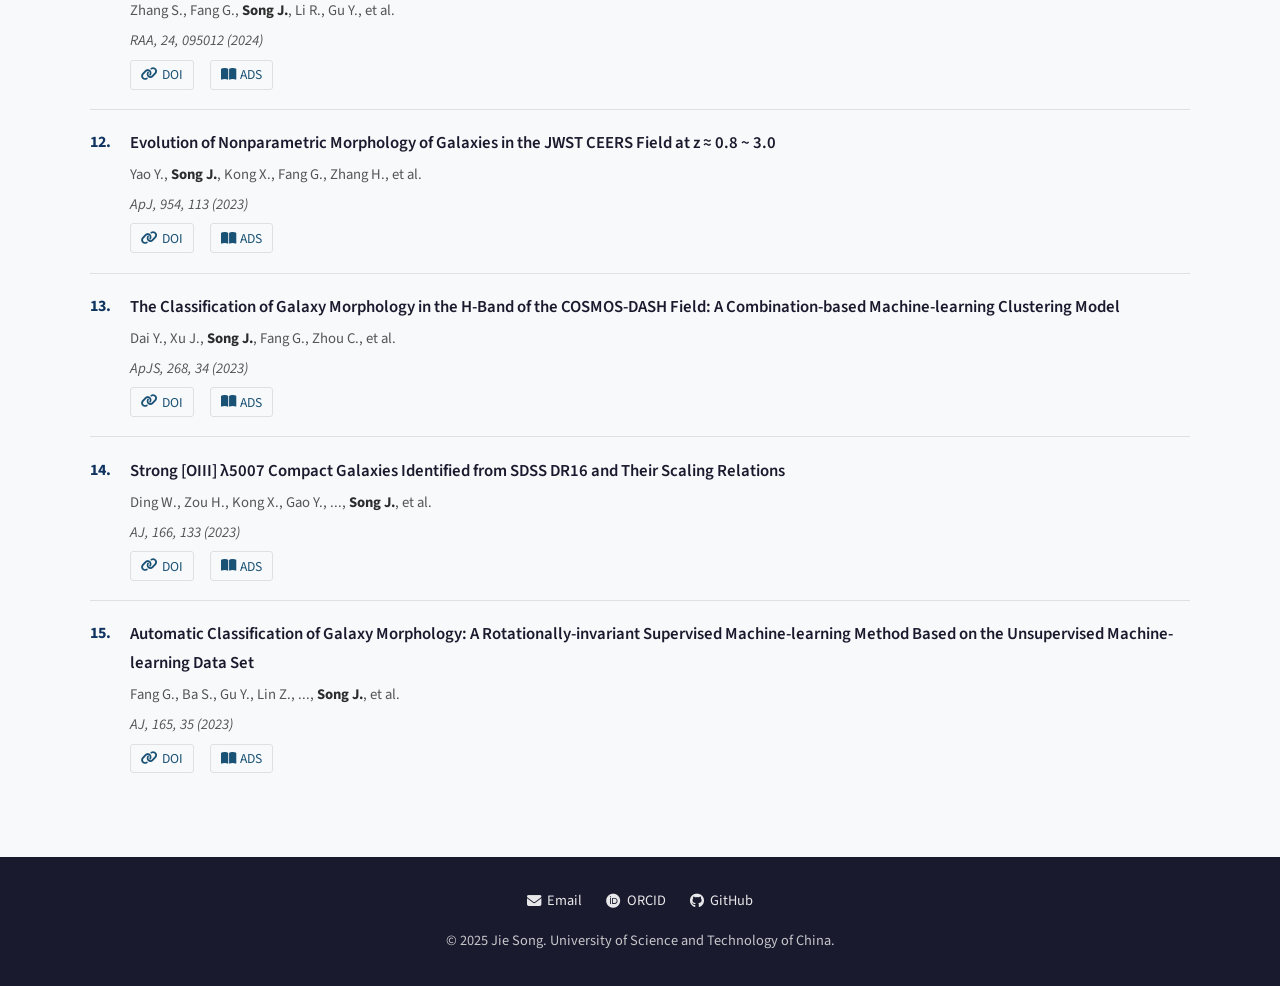
<file: publications.html>
<!DOCTYPE html>
<html lang="en">
<head>
  <meta charset="UTF-8">
  <meta name="viewport" content="width=device-width, initial-scale=1.0">
  <title>Publications - Jie Song</title>
  <meta name="description" content="Publications by Jie Song in astrophysics, galaxy evolution, and morphology.">
  <link rel="stylesheet" href="style.css">
  <link rel="stylesheet" href="https://cdnjs.cloudflare.com/ajax/libs/font-awesome/6.5.1/css/all.min.css">
</head>
<body>

  <!-- Navigation -->
  <nav class="navbar">
    <div class="navbar-inner">
      <a href="index.html" class="navbar-brand">Jie Song</a>
      <button class="menu-toggle" aria-label="Toggle menu">
        <i class="fas fa-bars"></i>
      </button>
      <ul class="navbar-links">
        <li><a href="index.html">Home</a></li>
        <li><a href="publications.html" class="active">Publications</a></li>
        <li><a href="projects.html">Projects</a></li>
        <li><a href="news.html">News</a></li>
        <li><a href="cv.html">CV</a></li>
      </ul>
    </div>
  </nav>

  <!-- Page Header -->
  <header class="page-header">
    <h1>Publications</h1>
    <p>Refereed journal articles in astrophysics</p>
  </header>

  <!-- First-Author Publications -->
  <section class="section">
    <div class="container">
      <h2 class="section-title">First-Author Publications</h2>
      <ol class="pub-list">

        <li class="pub-item fade-in">
          <div class="pub-title">SDSS+JWST Census of Stellar and Nebular Dust Attenuation at z ~ 0&ndash;7: Mass Dependence and Redshift Evolution</div>
          <div class="pub-authors"><span class="highlight">Song, J.</span>, Ouchi M., Kiyota T., Zhu C., Kong X., and Nakazato Y.</div>
          <div class="pub-journal">Submitted to ApJ (2026)</div>
          <div class="pub-links">
            <a href="https://arxiv.org/abs/2605.23049" target="_blank"><i class="fas fa-file-alt"></i> arXiv</a>
          </div>
        </li>

        <li class="pub-item fade-in">
          <div class="pub-title">Transition from Outside-in to Inside-Out at z ~ 2: Evidence from Radial Profiles of Specific Star Formation Rate based on JWST/HST</div>
          <div class="pub-authors"><span class="highlight">Song, J.</span>, Wang E., Jia C., Lyu C., Chen Y., Wang J., Li F., Ding W., Fang G., and Kong X.</div>
          <div class="pub-journal">A&amp;A, 709, A205 (2026)</div>
          <div class="pub-links">
            <a href="https://doi.org/10.1051/0004-6361/202658924" target="_blank"><i class="fas fa-link"></i> DOI</a>
            <a href="https://ui.adsabs.harvard.edu/abs/2026A%26A...709A.205S/abstract" target="_blank"><i class="fas fa-book-open"></i> ADS</a>
          </div>
        </li>

        <li class="pub-item fade-in">
          <div class="pub-title">USmorph: An Updated Framework of Automatic Classification of Galaxy Morphologies and Its Application to Galaxies in the COSMOS Field</div>
          <div class="pub-authors"><span class="highlight">Song, J.</span>, Fang G., Ba S., Lin Z., Gu Y., et al.</div>
          <div class="pub-journal">ApJS, 274, 42 (2024)</div>
          <div class="pub-links">
            <a href="https://doi.org/10.3847/1538-4365/ad434f" target="_blank"><i class="fas fa-link"></i> DOI</a>
            <a href="https://ui.adsabs.harvard.edu/abs/2024ApJS..272...42S/abstract" target="_blank"><i class="fas fa-book-open"></i> ADS</a>
          </div>
        </li>

        <li class="pub-item fade-in">
          <div class="pub-title">Solution to the Conflict Between the Estimation of Resolved and Unresolved Galaxy Stellar Mass from the Perspective of JWST</div>
          <div class="pub-authors"><span class="highlight">Song, J.</span>, Fang G., Lin Z., Gu Y., and Kong X.</div>
          <div class="pub-journal">ApJ, 958, 82 (2023)</div>
          <div class="pub-links">
            <a href="https://doi.org/10.3847/1538-4357/ad0365" target="_blank"><i class="fas fa-link"></i> DOI</a>
            <a href="https://ui.adsabs.harvard.edu/abs/2023ApJ...958...82S" target="_blank"><i class="fas fa-book-open"></i> ADS</a>
          </div>
        </li>

        <li class="pub-item fade-in">
          <div class="pub-title">The Effect of Environment on the Properties of The Most Massive Galaxies at 0.5 &lt; z &lt; 2.5 in the COSMOS-DASH Field</div>
          <div class="pub-authors"><span class="highlight">Song, J.</span>, Fang G., Gu Y., Lin Z., and Kong X.</div>
          <div class="pub-journal">ApJ, 950, 130 (2023)</div>
          <div class="pub-links">
            <a href="https://doi.org/10.3847/1538-4357/acd174" target="_blank"><i class="fas fa-link"></i> DOI</a>
            <a href="https://ui.adsabs.harvard.edu/abs/2023ApJ...950..130S" target="_blank"><i class="fas fa-book-open"></i> ADS</a>
          </div>
        </li>

      </ol>
    </div>
  </section>

  <!-- Co-Author Publications -->
  <section class="section section-alt">
    <div class="container">
      <h2 class="section-title">Co-Author Publications</h2>
      <ol class="pub-list">

        <li class="pub-item fade-in">
          <div class="pub-title">Robustness Analysis of USmorph. II. Optimizing Feature Extraction, Dimensionality Reduction, and Clustering for Unsupervised Galaxy Morphology Classification</div>
          <div class="pub-authors">Fang G., Yin X., Zheng Y., Lin Z., Zhu S., <span class="highlight">Song J.</span>, Zhou C., Kong X.</div>
          <div class="pub-journal">ApJ, 1003, 138 (2026)</div>
          <div class="pub-links">
            <a href="https://doi.org/10.3847/1538-4357/ae6642" target="_blank"><i class="fas fa-link"></i> DOI</a>
          </div>
        </li>

        <li class="pub-item fade-in">
          <div class="pub-title">First Statistical Detection of Mg <span style="font-variant:small-caps">ii</span>-traced Cool Gas Outflows with JWST toward Cosmic Dawn</div>
          <div class="pub-authors">Lyu C., Yu H., Wang E., Wang J., Jia C., <span class="highlight">Song J.</span>, Chen Y., Wang J., Chen Z., Ma C., et al.</div>
          <div class="pub-journal">ApJL (2026)</div>
          <div class="pub-links">
            <a href="https://doi.org/10.3847/2041-8213/ae48ee" target="_blank"><i class="fas fa-link"></i> DOI</a>
            <a href="https://arxiv.org/abs/2512.05622" target="_blank"><i class="fas fa-file-alt"></i> arXiv</a>
          </div>
        </li>

        <li class="pub-item fade-in">
          <div class="pub-title">Discovery of low-redshift analogues to little red dots in DESI: A possible later evolutionary stage of compact LRDs</div>
          <div class="pub-authors">Ding W., Kong X., Guo W., Zou H., Wang J., Li F., Zhang H., <span class="highlight">Song J.</span>, et al.</div>
          <div class="pub-journal">A&amp;A, 709, L11 (2026)</div>
          <div class="pub-links">
            <a href="https://doi.org/10.1051/0004-6361/202557889" target="_blank"><i class="fas fa-link"></i> DOI</a>
          </div>
        </li>

        <li class="pub-item fade-in">
          <div class="pub-title">Difference between Half-mass Radius and Half-light Radius of Galaxies at 0.2 &lt; z &lt; 2.5 Revealed by JWST/NIRCam Data</div>
          <div class="pub-authors">Xin M., Fang G., <span class="highlight">Song J.</span>, Lu S., Lin Z., Kong X.</div>
          <div class="pub-journal">ApJ, 998, 229 (2026)</div>
          <div class="pub-links">
            <a href="https://doi.org/10.3847/1538-4357/ae3947" target="_blank"><i class="fas fa-link"></i> DOI</a>
            <a href="https://ui.adsabs.harvard.edu/abs/2026ApJ...998..229X" target="_blank"><i class="fas fa-book-open"></i> ADS</a>
          </div>
        </li>

        <li class="pub-item fade-in">
          <div class="pub-title">Robustness Analysis of USmorph. I. Generalization Efficiency of Unsupervised Strategies and Supervised Learning in Galaxy Morphological Classification</div>
          <div class="pub-authors">Zhu S., Fang G., Dai Y., Zhou C., Zheng Y., <span class="highlight">Song J.</span>, Lu S., Kong X.</div>
          <div class="pub-journal">ApJ (2026)</div>
          <div class="pub-links">
            <a href="https://doi.org/10.3847/1538-4357/ae1979" target="_blank"><i class="fas fa-link"></i> DOI</a>
            <a href="https://arxiv.org/abs/2512.15142" target="_blank"><i class="fas fa-file-alt"></i> arXiv</a>
          </div>
        </li>

        <li class="pub-item fade-in">
          <div class="pub-title">Central Concentration and Escape of Ionizing Photons in Galaxies at the Epoch of Reionization</div>
          <div class="pub-authors">Lyu C., Wang E., Wang J., Jia C., <span class="highlight">Song J.</span>, et al.</div>
          <div class="pub-journal">ApJL, 988, L72 (2025)</div>
          <div class="pub-links">
            <a href="https://doi.org/10.3847/2041-8213/adf0f9" target="_blank"><i class="fas fa-link"></i> DOI</a>
            <a href="https://ui.adsabs.harvard.edu/abs/2025ApJ...988L..72L" target="_blank"><i class="fas fa-book-open"></i> ADS</a>
          </div>
        </li>

        <li class="pub-item fade-in">
          <div class="pub-title">Potential-driven Metal Cycling: JADES Census of Gas-phase Metallicity for Galaxies at 1 &lt; z &lt; 7</div>
          <div class="pub-authors">Jia C., Wang E., Lyu C., Ma C., <span class="highlight">Song J.</span>, et al.</div>
          <div class="pub-journal">ApJL, 986, L24 (2025)</div>
          <div class="pub-links">
            <a href="https://doi.org/10.3847/2041-8213/addfd9" target="_blank"><i class="fas fa-link"></i> DOI</a>
            <a href="https://ui.adsabs.harvard.edu/abs/2025ApJ...986L..24J" target="_blank"><i class="fas fa-book-open"></i> ADS</a>
          </div>
        </li>

        <li class="pub-item fade-in">
          <div class="pub-title">Dual-coding Contrastive Learning Based on the ConvNeXt and ViT Models for Morphological Classification of Galaxies in COSMOS-Web</div>
          <div class="pub-authors">Zhu S., Fang G., Zhou C., <span class="highlight">Song J.</span>, Lin Z., et al.</div>
          <div class="pub-journal">ApJS, 278, 39 (2025)</div>
          <div class="pub-links">
            <a href="https://doi.org/10.3847/1538-4365/add0b8" target="_blank"><i class="fas fa-link"></i> DOI</a>
            <a href="https://ui.adsabs.harvard.edu/abs/2025ApJS..278...39Z" target="_blank"><i class="fas fa-book-open"></i> ADS</a>
          </div>
        </li>

        <li class="pub-item fade-in">
          <div class="pub-title">An efficient unsupervised classification model for galaxy morphology: Voting clustering based on coding from ConvNeXt large model</div>
          <div class="pub-authors">Fang G., Dai Y., Lin Z., Zhou C., <span class="highlight">Song J.</span>, et al.</div>
          <div class="pub-journal">A&amp;A, 693, A141 (2025)</div>
          <div class="pub-links">
            <a href="https://doi.org/10.1051/0004-6361/202451734" target="_blank"><i class="fas fa-link"></i> DOI</a>
            <a href="https://ui.adsabs.harvard.edu/abs/2025A%26A...693A.141F" target="_blank"><i class="fas fa-book-open"></i> ADS</a>
          </div>
        </li>

        <li class="pub-item fade-in">
          <div class="pub-title">Size Growth on Short Timescales of Star-forming Galaxies: Insights from Size Variation with Rest-frame Wavelength with JADES</div>
          <div class="pub-authors">Jia C., Wang E., Wang H., Yao Y., <span class="highlight">Song J.</span>, et al.</div>
          <div class="pub-journal">ApJ, 977, 165 (2024)</div>
          <div class="pub-links">
            <a href="https://doi.org/10.3847/1538-4357/ad919a" target="_blank"><i class="fas fa-link"></i> DOI</a>
            <a href="https://ui.adsabs.harvard.edu/abs/2024ApJ...977..165J" target="_blank"><i class="fas fa-book-open"></i> ADS</a>
          </div>
        </li>

        <li class="pub-item fade-in">
          <div class="pub-title">Preparation for CSST: Star-galaxy Classification using a Rotationally Invariant Supervised Machine Learning Method</div>
          <div class="pub-authors">Zhang S., Fang G., <span class="highlight">Song J.</span>, Li R., Gu Y., et al.</div>
          <div class="pub-journal">RAA, 24, 095012 (2024)</div>
          <div class="pub-links">
            <a href="https://doi.org/10.1088/1674-4527/ad6fe6" target="_blank"><i class="fas fa-link"></i> DOI</a>
            <a href="https://ui.adsabs.harvard.edu/abs/2024RAA....24i5012Z" target="_blank"><i class="fas fa-book-open"></i> ADS</a>
          </div>
        </li>

        <li class="pub-item fade-in">
          <div class="pub-title">Evolution of Nonparametric Morphology of Galaxies in the JWST CEERS Field at z &asymp; 0.8 ~ 3.0</div>
          <div class="pub-authors">Yao Y., <span class="highlight">Song J.</span>, Kong X., Fang G., Zhang H., et al.</div>
          <div class="pub-journal">ApJ, 954, 113 (2023)</div>
          <div class="pub-links">
            <a href="https://doi.org/10.3847/1538-4357/ace7b5" target="_blank"><i class="fas fa-link"></i> DOI</a>
            <a href="https://ui.adsabs.harvard.edu/abs/2023ApJ...954..113Y" target="_blank"><i class="fas fa-book-open"></i> ADS</a>
          </div>
        </li>

        <li class="pub-item fade-in">
          <div class="pub-title">The Classification of Galaxy Morphology in the H-Band of the COSMOS-DASH Field: A Combination-based Machine-learning Clustering Model</div>
          <div class="pub-authors">Dai Y., Xu J., <span class="highlight">Song J.</span>, Fang G., Zhou C., et al.</div>
          <div class="pub-journal">ApJS, 268, 34 (2023)</div>
          <div class="pub-links">
            <a href="https://doi.org/10.3847/1538-4365/ace69e" target="_blank"><i class="fas fa-link"></i> DOI</a>
            <a href="https://ui.adsabs.harvard.edu/abs/2023ApJS..268...34D" target="_blank"><i class="fas fa-book-open"></i> ADS</a>
          </div>
        </li>

        <li class="pub-item fade-in">
          <div class="pub-title">Strong [OIII] &lambda;5007 Compact Galaxies Identified from SDSS DR16 and Their Scaling Relations</div>
          <div class="pub-authors">Ding W., Zou H., Kong X., Gao Y., ..., <span class="highlight">Song J.</span>, et al.</div>
          <div class="pub-journal">AJ, 166, 133 (2023)</div>
          <div class="pub-links">
            <a href="https://doi.org/10.3847/1538-3881/ace893" target="_blank"><i class="fas fa-link"></i> DOI</a>
            <a href="https://ui.adsabs.harvard.edu/abs/2023AJ....166..133D" target="_blank"><i class="fas fa-book-open"></i> ADS</a>
          </div>
        </li>

        <li class="pub-item fade-in">
          <div class="pub-title">Automatic Classification of Galaxy Morphology: A Rotationally-invariant Supervised Machine-learning Method Based on the Unsupervised Machine-learning Data Set</div>
          <div class="pub-authors">Fang G., Ba S., Gu Y., Lin Z., ..., <span class="highlight">Song J.</span>, et al.</div>
          <div class="pub-journal">AJ, 165, 35 (2023)</div>
          <div class="pub-links">
            <a href="https://doi.org/10.3847/1538-3881/aca1a6" target="_blank"><i class="fas fa-link"></i> DOI</a>
            <a href="https://ui.adsabs.harvard.edu/abs/2023AJ....165...35F" target="_blank"><i class="fas fa-book-open"></i> ADS</a>
          </div>
        </li>

      </ol>
    </div>
  </section>

  <!-- Footer -->
  <footer class="footer">
    <ul class="footer-links">
      <li><a href="mailto:jiesong@mail.ustc.edu.cn"><i class="fas fa-envelope"></i> Email</a></li>
      <li><a href="https://orcid.org/0000-0002-0846-7591" target="_blank"><i class="fab fa-orcid"></i> ORCID</a></li>
      <li><a href="https://github.com/jsong-astro" target="_blank"><i class="fab fa-github"></i> GitHub</a></li>
    </ul>
    <p>&copy; 2025 Jie Song. University of Science and Technology of China.</p>
  </footer>

  <script src="main.js"></script>
</body>
</html>
</file>
<file: style.css>
/* ===== Google Fonts ===== */
@import url('https://fonts.googleapis.com/css2?family=Source+Sans+3:ital,wght@0,300;0,400;0,600;0,700;1,400&family=Playfair+Display:wght@700&display=swap');

/* ===== CSS Variables ===== */
:root {
  --color-primary: #1a1a2e;
  --color-primary-light: #16213e;
  --color-accent: #0f3460;
  --color-text: #2c2c2c;
  --color-text-light: #555;
  --color-bg: #ffffff;
  --color-bg-alt: #f8f9fa;
  --color-border: #e0e0e0;
  --color-link: #1a5276;
  --color-link-hover: #0f3460;
  --font-body: 'Source Sans 3', 'Segoe UI', sans-serif;
  --font-heading: 'Playfair Display', Georgia, serif;
  --max-width: 1100px;
  --nav-height: 60px;
}

/* ===== Reset ===== */
*, *::before, *::after {
  margin: 0;
  padding: 0;
  box-sizing: border-box;
}

html {
  scroll-behavior: smooth;
  scroll-padding-top: var(--nav-height);
}

body {
  font-family: var(--font-body);
  color: var(--color-text);
  background: var(--color-bg);
  line-height: 1.7;
  font-size: 16px;
}

a {
  color: var(--color-link);
  text-decoration: none;
  transition: color 0.2s;
}

a:hover {
  color: var(--color-link-hover);
  text-decoration: underline;
}

img {
  max-width: 100%;
  height: auto;
}

/* ===== Navigation ===== */
.navbar {
  position: fixed;
  top: 0;
  left: 0;
  right: 0;
  height: var(--nav-height);
  background: var(--color-primary);
  z-index: 1000;
  display: flex;
  align-items: center;
  justify-content: center;
  box-shadow: 0 2px 10px rgba(0, 0, 0, 0.15);
}

.navbar-inner {
  width: 100%;
  max-width: var(--max-width);
  display: flex;
  align-items: center;
  justify-content: space-between;
  padding: 0 2rem;
}

.navbar-brand {
  color: #fff;
  font-family: var(--font-heading);
  font-size: 1.3rem;
  font-weight: 700;
  letter-spacing: 0.5px;
}

.navbar-brand:hover {
  color: #ddd;
  text-decoration: none;
}

.navbar-links {
  list-style: none;
  display: flex;
  gap: 2rem;
}

.navbar-links a {
  color: rgba(255, 255, 255, 0.85);
  font-weight: 600;
  font-size: 0.95rem;
  text-transform: uppercase;
  letter-spacing: 1px;
  padding: 0.3rem 0;
  position: relative;
  transition: color 0.2s;
}

.navbar-links a::after {
  content: '';
  position: absolute;
  bottom: -2px;
  left: 0;
  width: 0;
  height: 2px;
  background: #fff;
  transition: width 0.3s;
}

.navbar-links a:hover,
.navbar-links a.active {
  color: #fff;
  text-decoration: none;
}

.navbar-links a:hover::after,
.navbar-links a.active::after {
  width: 100%;
}

.menu-toggle {
  display: none;
  background: none;
  border: none;
  color: #fff;
  font-size: 1.5rem;
  cursor: pointer;
}

/* ===== Hero Section ===== */
.hero {
  position: relative;
  min-height: 85vh;
  display: flex;
  align-items: center;
  justify-content: center;
  margin-top: var(--nav-height);
  background:
    url('jwst-image.webp') center/cover no-repeat,
    linear-gradient(135deg, #0a0a1a 0%, #0d1b2a 30%, #1b2838 60%, #0a0a1a 100%);
  overflow: hidden;
}

.hero::before {
  content: '';
  position: absolute;
  inset: 0;
  background: rgba(10, 10, 26, 0.65);
  z-index: 1;
}

.hero-content {
  position: relative;
  z-index: 2;
  text-align: center;
  color: #fff;
  padding: 2rem;
  max-width: 800px;
}

.hero-content h1 {
  font-family: var(--font-heading);
  font-size: 3.2rem;
  margin-bottom: 0.5rem;
  letter-spacing: 1px;
}

.hero-content .subtitle {
  font-size: 1.25rem;
  font-weight: 300;
  opacity: 0.9;
  margin-bottom: 0.5rem;
}

.hero-content .affiliation {
  font-size: 1rem;
  opacity: 0.75;
  margin-bottom: 1.5rem;
}

.hero-links {
  display: flex;
  gap: 1.5rem;
  justify-content: center;
  flex-wrap: wrap;
}

.hero-links a {
  color: rgba(255, 255, 255, 0.9);
  font-size: 0.95rem;
  display: flex;
  align-items: center;
  gap: 0.4rem;
  transition: color 0.2s;
}

.hero-links a:hover {
  color: #fff;
  text-decoration: none;
}

/* ===== Page Header (for inner pages) ===== */
.page-header {
  margin-top: var(--nav-height);
  background: var(--color-primary);
  color: #fff;
  padding: 3rem 2rem;
  text-align: center;
}

.page-header h1 {
  font-family: var(--font-heading);
  font-size: 2.4rem;
  letter-spacing: 0.5px;
}

.page-header p {
  margin-top: 0.5rem;
  opacity: 0.8;
  font-weight: 300;
}

/* ===== Sections ===== */
.section {
  padding: 4rem 2rem;
}

.section-alt {
  background: var(--color-bg-alt);
}

.container {
  max-width: var(--max-width);
  margin: 0 auto;
}

.section-title {
  font-family: var(--font-heading);
  font-size: 1.8rem;
  color: var(--color-primary);
  margin-bottom: 2rem;
  padding-bottom: 0.5rem;
  border-bottom: 3px solid var(--color-primary);
  display: inline-block;
}

/* ===== Bio Section ===== */
.bio {
  display: flex;
  gap: 3rem;
  align-items: flex-start;
}

.bio-photo {
  flex-shrink: 0;
}

.bio-photo img {
  width: 200px;
  height: 200px;
  border-radius: 50%;
  object-fit: cover;
  object-position: center top;
  border: 4px solid var(--color-border);
  box-shadow: 0 4px 15px rgba(0, 0, 0, 0.1);
}

.bio-text h2 {
  font-family: var(--font-heading);
  font-size: 1.6rem;
  color: var(--color-primary);
  margin-bottom: 0.5rem;
}

.bio-text .bio-position {
  color: var(--color-text-light);
  font-size: 1.05rem;
  margin-bottom: 1rem;
}

.bio-text p {
  margin-bottom: 1rem;
  color: var(--color-text);
}

.bio-contact {
  list-style: none;
  display: flex;
  flex-wrap: wrap;
  gap: 1rem;
  margin-top: 1rem;
}

.bio-contact li {
  display: flex;
  align-items: center;
  gap: 0.4rem;
  font-size: 0.9rem;
  color: var(--color-text-light);
}

.bio-contact li a {
  font-size: 0.9rem;
}

/* ===== News Section ===== */
.news-list {
  list-style: none;
}

.news-list li {
  padding: 1rem 0;
  border-bottom: 1px solid var(--color-border);
  display: flex;
  gap: 1.5rem;
  align-items: baseline;
}

.news-list li:last-child {
  border-bottom: none;
}

.news-date {
  font-weight: 700;
  color: var(--color-accent);
  white-space: nowrap;
  min-width: 100px;
  font-size: 0.9rem;
}

.news-text {
  color: var(--color-text);
}

/* ===== Publications ===== */
.pub-list {
  list-style: none;
  counter-reset: pub-counter;
}

.pub-item {
  padding: 1.2rem 0;
  border-bottom: 1px solid var(--color-border);
  counter-increment: pub-counter;
  position: relative;
  padding-left: 2.5rem;
}

.pub-item:last-child {
  border-bottom: none;
}

.pub-item::before {
  content: counter(pub-counter) ".";
  position: absolute;
  left: 0;
  top: 1.2rem;
  font-weight: 700;
  color: var(--color-accent);
}

.pub-title {
  font-weight: 600;
  color: var(--color-primary);
  font-size: 1.05rem;
  margin-bottom: 0.3rem;
}

.pub-authors {
  font-size: 0.92rem;
  color: var(--color-text-light);
  margin-bottom: 0.3rem;
}

.pub-authors .highlight {
  font-weight: 700;
  color: var(--color-text);
}

.pub-journal {
  font-style: italic;
  font-size: 0.92rem;
  color: var(--color-text-light);
  margin-bottom: 0.4rem;
}

.pub-links {
  display: flex;
  gap: 1rem;
  font-size: 0.85rem;
}

.pub-links a {
  display: inline-flex;
  align-items: center;
  gap: 0.3rem;
  padding: 0.15rem 0.6rem;
  border: 1px solid var(--color-border);
  border-radius: 3px;
  color: var(--color-link);
  transition: all 0.2s;
}

.pub-links a:hover {
  background: var(--color-primary);
  color: #fff;
  border-color: var(--color-primary);
  text-decoration: none;
}

/* ===== Projects ===== */
.project-card {
  background: var(--color-bg);
  border: 1px solid var(--color-border);
  border-radius: 6px;
  padding: 2rem;
  margin-bottom: 2rem;
  box-shadow: 0 2px 8px rgba(0, 0, 0, 0.04);
  transition: box-shadow 0.3s;
}

.project-card:hover {
  box-shadow: 0 4px 16px rgba(0, 0, 0, 0.08);
}

.project-card h3 {
  font-family: var(--font-heading);
  font-size: 1.3rem;
  color: var(--color-primary);
  margin-bottom: 1rem;
}

.project-card ul {
  padding-left: 1.2rem;
  color: var(--color-text);
}

.project-card ul li {
  margin-bottom: 0.5rem;
}

/* ===== CV ===== */
.cv-section {
  margin-bottom: 3rem;
}

.cv-section h2 {
  font-family: var(--font-heading);
  font-size: 1.5rem;
  color: var(--color-primary);
  margin-bottom: 1.5rem;
  padding-bottom: 0.4rem;
  border-bottom: 2px solid var(--color-border);
}

.cv-entry {
  margin-bottom: 1.5rem;
  padding-left: 1rem;
  border-left: 3px solid var(--color-accent);
}

.cv-entry h3 {
  font-size: 1.05rem;
  color: var(--color-primary);
  margin-bottom: 0.2rem;
}

.cv-entry .cv-meta {
  font-size: 0.9rem;
  color: var(--color-text-light);
  margin-bottom: 0.3rem;
}

.cv-entry p {
  font-size: 0.95rem;
}

.cv-list {
  list-style: disc;
  padding-left: 1.5rem;
  margin-top: 0.5rem;
}

.cv-list li {
  margin-bottom: 0.4rem;
  font-size: 0.95rem;
}

.cv-tags {
  display: flex;
  flex-wrap: wrap;
  gap: 0.5rem;
  margin-top: 0.5rem;
}

.cv-tag {
  display: inline-block;
  background: var(--color-bg-alt);
  border: 1px solid var(--color-border);
  padding: 0.2rem 0.7rem;
  border-radius: 3px;
  font-size: 0.85rem;
  color: var(--color-text-light);
}

/* ===== Footer ===== */
.footer {
  background: var(--color-primary);
  color: rgba(255, 255, 255, 0.75);
  text-align: center;
  padding: 2rem;
  font-size: 0.9rem;
}

.footer a {
  color: rgba(255, 255, 255, 0.9);
}

.footer a:hover {
  color: #fff;
}

.footer-links {
  display: flex;
  justify-content: center;
  gap: 1.5rem;
  margin-bottom: 1rem;
  list-style: none;
}

.footer-links a {
  display: flex;
  align-items: center;
  gap: 0.4rem;
}

/* ===== Animations ===== */
.fade-in {
  opacity: 0;
  transform: translateY(20px);
  transition: opacity 0.6s ease, transform 0.6s ease;
}

.fade-in.visible {
  opacity: 1;
  transform: translateY(0);
}

/* ===== Responsive ===== */
@media (max-width: 768px) {
  .navbar-links {
    display: none;
    position: absolute;
    top: var(--nav-height);
    left: 0;
    right: 0;
    background: var(--color-primary);
    flex-direction: column;
    padding: 1rem 2rem;
    gap: 0.5rem;
    box-shadow: 0 4px 10px rgba(0, 0, 0, 0.2);
  }

  .navbar-links.open {
    display: flex;
  }

  .navbar-links a {
    padding: 0.5rem 0;
  }

  .menu-toggle {
    display: block;
  }

  .hero-content h1 {
    font-size: 2.2rem;
  }

  .bio {
    flex-direction: column;
    align-items: center;
    text-align: center;
  }

  .bio-contact {
    justify-content: center;
  }

  .news-list li {
    flex-direction: column;
    gap: 0.3rem;
  }

  .pub-item {
    padding-left: 2rem;
  }

  .pub-links {
    flex-wrap: wrap;
  }

  .page-header h1 {
    font-size: 1.8rem;
  }
}

@media (max-width: 480px) {
  .hero-content h1 {
    font-size: 1.8rem;
  }

  .section {
    padding: 2.5rem 1rem;
  }

  .bio-photo img {
    width: 150px;
    height: 150px;
  }
}

/* ===== Research / Project Pages ===== */
.project-summary {
  font-size: 0.97rem;
  color: var(--color-text-light);
  margin-bottom: 1.5rem;
  font-style: italic;
}

.project-summary a {
  font-style: normal;
  margin-left: 0.5rem;
  font-size: 0.9rem;
}

.project-body {
  display: flex;
  gap: 2.5rem;
  align-items: flex-start;
}

.project-body-reversed {
  flex-direction: row-reverse;
}

.project-text {
  flex: 1 1 0;
  min-width: 0;
}

.project-text p {
  margin-bottom: 0.9rem;
  color: var(--color-text);
}

.project-results {
  padding-left: 1.2rem;
  margin-top: 0.5rem;
}

.project-results li {
  margin-bottom: 0.6rem;
  color: var(--color-text);
  font-size: 0.97rem;
}

.project-figure {
  flex: 0 0 340px;
  max-width: 340px;
  margin: 0;
}

.project-figure img {
  width: 100%;
  border-radius: 4px;
  border: 1px solid var(--color-border);
  box-shadow: 0 2px 10px rgba(0, 0, 0, 0.07);
  display: block;
}

.project-figure figcaption {
  font-size: 0.82rem;
  color: var(--color-text-light);
  margin-top: 0.5rem;
  line-height: 1.5;
  text-align: center;
}

@media (max-width: 860px) {
  .project-body,
  .project-body-reversed {
    flex-direction: column;
  }

  .project-figure {
    flex: none;
    max-width: 100%;
    width: 100%;
  }
}

.news-archive-link { margin-top: 1.5rem; font-weight: 600; }
</file>
